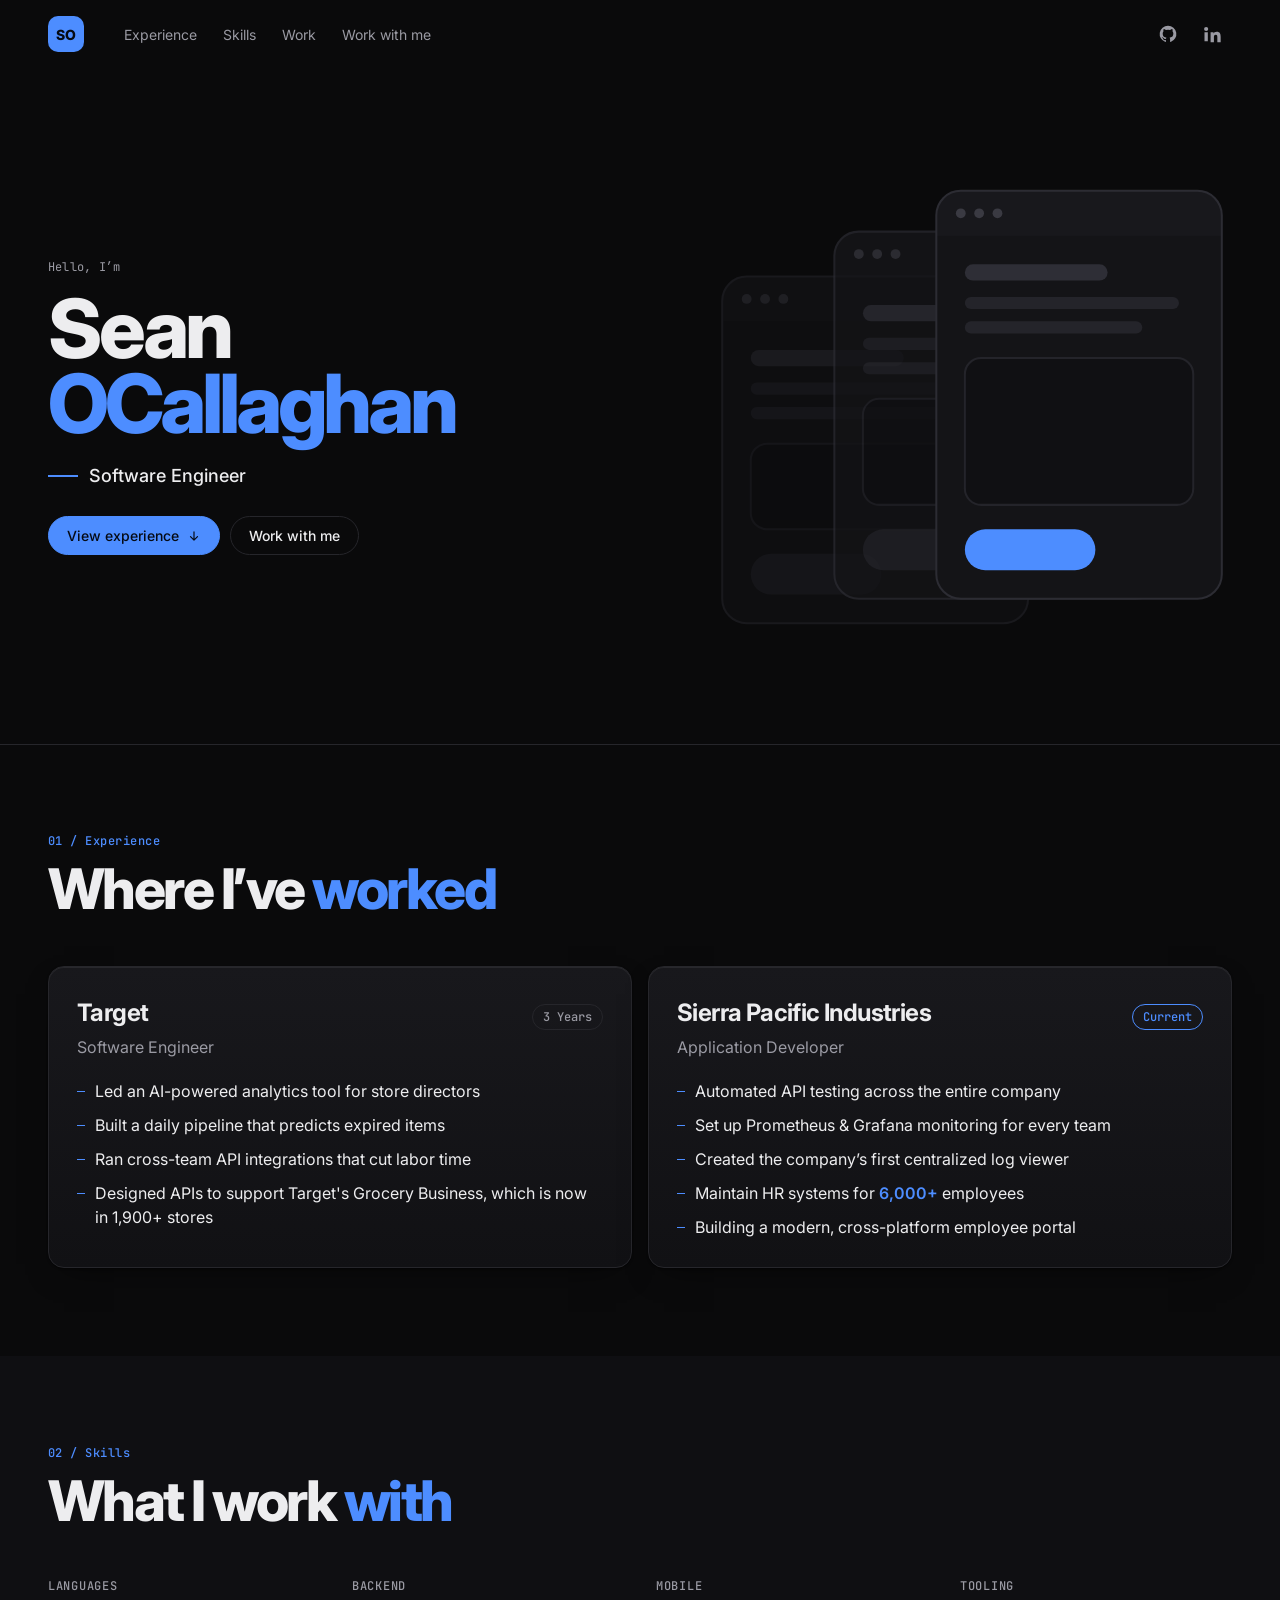
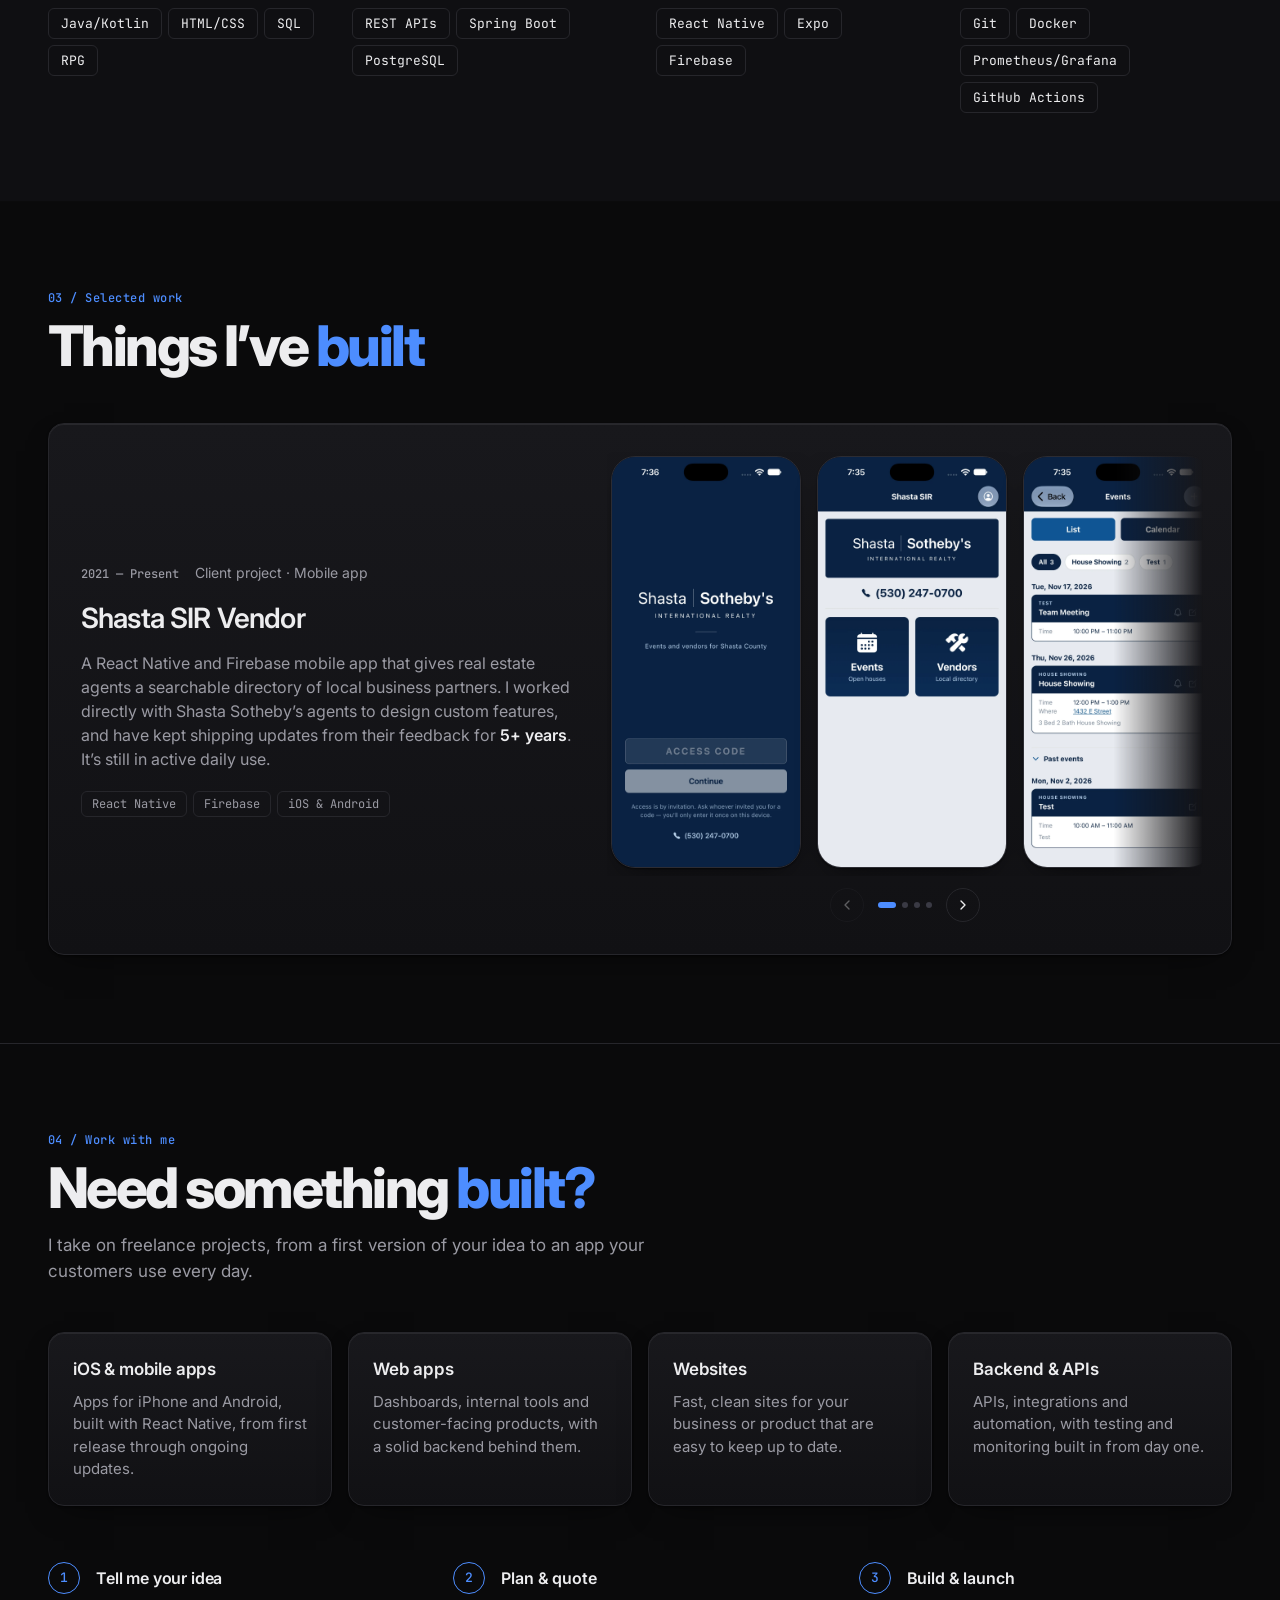
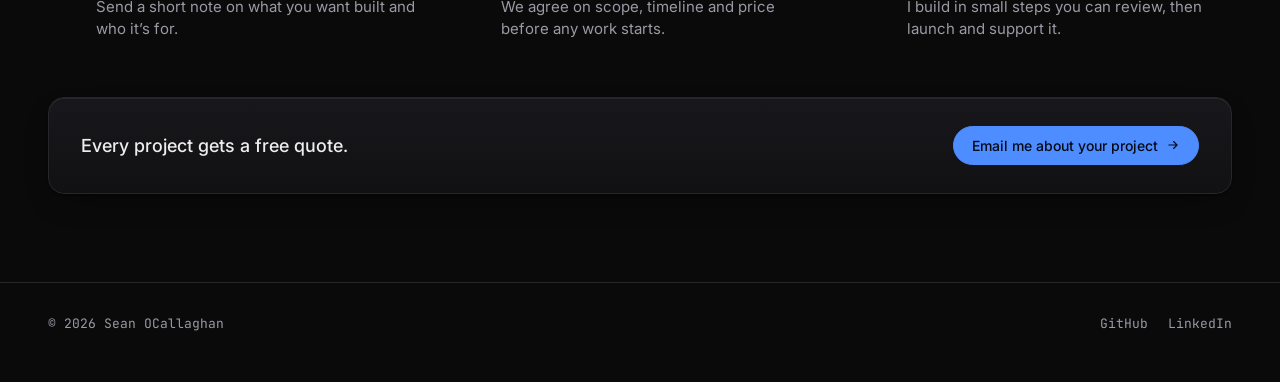
<file: index.html>
<!doctype html>
<html lang="en">
<head>
  <meta charset="utf-8" />
  <meta name="viewport" content="width=device-width, initial-scale=1" />
  <title>Sean OCallaghan — Software Engineer</title>
  <meta name="description" content="Sean OCallaghan, software engineer. Experience in APIs, observability and mobile apps, and available to build apps, websites and APIs for clients." />
  <meta name="theme-color" content="#0a0a0b" />

  <link rel="preconnect" href="https://fonts.googleapis.com" />
  <link rel="preconnect" href="https://fonts.gstatic.com" crossorigin />
  <link href="https://fonts.googleapis.com/css2?family=Inter:wght@400;500;600;700;800&family=JetBrains+Mono:wght@400;500&display=swap" rel="stylesheet" />
  <link rel="stylesheet" href="styles.css" />
</head>
<body>

  <nav class="topbar" aria-label="Main">
    <div class="topbar-inner">
      <a class="monogram" href="#top" aria-label="Sean OCallaghan, back to top">SO</a>
      <ul class="nav-links">
        <li><a href="#experience">Experience</a></li>
        <li><a href="#skills">Skills</a></li>
        <li><a href="#work">Work</a></li>
        <li><a href="#work-with-me">Work with me</a></li>
      </ul>
      <div class="social">
        <a class="icon-link" href="https://github.com/Sean-OCallaghan" target="_blank" rel="noopener noreferrer" aria-label="GitHub">
          <svg viewBox="0 0 24 24" aria-hidden="true"><path fill="currentColor" d="M12 2a10 10 0 0 0-3.16 19.49c.5.09.68-.22.68-.48v-1.7c-2.78.6-3.37-1.34-3.37-1.34-.45-1.16-1.11-1.47-1.11-1.47-.91-.62.07-.6.07-.6 1 .07 1.53 1.03 1.53 1.03.9 1.52 2.34 1.08 2.91.83.09-.65.35-1.08.63-1.33-2.22-.25-4.55-1.11-4.55-4.94 0-1.09.39-1.98 1.03-2.68-.1-.25-.45-1.27.1-2.64 0 0 .84-.27 2.75 1.02a9.56 9.56 0 0 1 5 0c1.91-1.29 2.75-1.02 2.75-1.02.55 1.37.2 2.39.1 2.64.64.7 1.03 1.59 1.03 2.68 0 3.84-2.34 4.68-4.57 4.93.36.31.68.92.68 1.85v2.74c0 .27.18.58.69.48A10 10 0 0 0 12 2Z"/></svg>
        </a>
        <a class="icon-link" href="https://www.linkedin.com/in/sean-ocal/" target="_blank" rel="noopener noreferrer" aria-label="LinkedIn">
          <svg viewBox="0 0 24 24" aria-hidden="true"><path fill="currentColor" d="M4.98 3.5a2.5 2.5 0 1 1 0 5 2.5 2.5 0 0 1 0-5ZM3 9.75h4v11H3v-11Zm7 0h3.8v1.5h.05c.53-1 1.83-2.05 3.77-2.05 4.03 0 4.78 2.65 4.78 6.1v6.45h-4v-5.72c0-1.36-.03-3.12-1.9-3.12-1.9 0-2.2 1.49-2.2 3.02v5.82h-4v-12Z"/></svg>
        </a>
      </div>
    </div>
  </nav>

  <!-- ═══════════ HEADER ═══════════ -->
  <header class="hero">
    <div class="hero-inner">
      <p class="hello rise" style="--i:0">Hello, I’m</p>
      <h1 class="rise" style="--i:1"><span>Sean</span><span class="last">OCallaghan</span></h1>
      <p class="title rise" style="--i:2">Software Engineer</p>
      <div class="actions rise" style="--i:3">
        <a class="btn btn-primary" href="#experience">View experience
          <svg viewBox="0 0 24 24" fill="none" stroke="currentColor" stroke-width="2" stroke-linecap="round" stroke-linejoin="round" aria-hidden="true"><path d="M12 5v14M6 13l6 6 6-6"/></svg>
        </a>
        <a class="btn" href="#work-with-me">Work with me</a>
      </div>
    </div>
    <div class="hero-art" aria-hidden="true">
      <svg viewBox="145 5 255 222" focusable="false">
          <g class="app-card is-back">
            <rect x="150" y="52" width="150" height="170" rx="12" fill="#141417"/>
            <path d="M150 74V64a12 12 0 0 1 12-12h126a12 12 0 0 1 12 12V74Z" fill="#18181c"/>
            <circle cx="162" cy="63" r="2.4" fill="#3a3a42"/><circle cx="171" cy="63" r="2.4" fill="#3a3a42"/><circle cx="180" cy="63" r="2.4" fill="#3a3a42"/>
            <rect x="164" y="88" width="75" height="8" rx="4" fill="#2e2e36"/>
            <rect x="164" y="104" width="112" height="6" rx="3" fill="#24242a"/>
            <rect x="164" y="116" width="93" height="6" rx="3" fill="#24242a"/>
            <rect x="164" y="134" width="122" height="42" rx="8" fill="#101013" stroke="#24242a"/>
            <rect x="164" y="188" width="64" height="20" rx="10" style="fill:#24242a"/>
            <rect x="150" y="52" width="150" height="170" rx="12" fill="none" stroke="#2c2c33"/>
          </g>
          <g class="app-card is-mid">
            <rect x="205" y="30" width="160" height="180" rx="12" fill="#141417"/>
            <path d="M205 52V42a12 12 0 0 1 12-12h136a12 12 0 0 1 12 12V52Z" fill="#18181c"/>
            <circle cx="217" cy="41" r="2.4" fill="#3a3a42"/><circle cx="226" cy="41" r="2.4" fill="#3a3a42"/><circle cx="235" cy="41" r="2.4" fill="#3a3a42"/>
            <rect x="219" y="66" width="80" height="8" rx="4" fill="#2e2e36"/>
            <rect x="219" y="82" width="120" height="6" rx="3" fill="#24242a"/>
            <rect x="219" y="94" width="99" height="6" rx="3" fill="#24242a"/>
            <rect x="219" y="112" width="132" height="52" rx="8" fill="#101013" stroke="#24242a"/>
            <rect x="219" y="176" width="64" height="20" rx="10" style="fill:#24242a"/>
            <rect x="205" y="30" width="160" height="180" rx="12" fill="none" stroke="#2c2c33"/>
          </g>
          <g class="app-card is-front">
            <rect x="255" y="10" width="140" height="200" rx="12" fill="#141417"/>
            <path d="M255 32V22a12 12 0 0 1 12-12h116a12 12 0 0 1 12 12V32Z" fill="#18181c"/>
            <circle cx="267" cy="21" r="2.4" fill="#3a3a42"/><circle cx="276" cy="21" r="2.4" fill="#3a3a42"/><circle cx="285" cy="21" r="2.4" fill="#3a3a42"/>
            <rect x="269" y="46" width="70" height="8" rx="4" fill="#2e2e36"/>
            <rect x="269" y="62" width="105" height="6" rx="3" fill="#24242a"/>
            <rect x="269" y="74" width="87" height="6" rx="3" fill="#24242a"/>
            <rect x="269" y="92" width="112" height="72" rx="8" fill="#101013" stroke="#24242a"/>
            <rect x="269" y="176" width="64" height="20" rx="10" style="fill:var(--accent)"/>
            <rect x="255" y="10" width="140" height="200" rx="12" fill="none" stroke="#2c2c33"/>
          </g>
      </svg>
    </div>
  </header>

  <main>

    <!-- ═══════════ EXPERIENCE ═══════════ -->
    <section class="section" id="experience" aria-labelledby="exp-title">
      <div class="section-head reveal">
        <p class="eyebrow">01 / Experience</p>
        <h2 id="exp-title">Where I’ve <span class="accent">worked</span></h2>
      </div>

      <ul class="companies stagger">
        <li class="company-card card">
          <div class="company-head">
            <h3>Target</h3>
            <span class="duration">3 Years</span>
          </div>
          <p class="role-title">Software Engineer</p>
          <ul class="points">
            <li>Led an AI-powered analytics tool for store directors</li>
            <li>Built a daily pipeline that predicts expired items</li>
            <li>Ran cross-team API integrations that cut labor time</li>
            <li>Designed APIs to support Target's Grocery Business, which is now in 1,900+ stores</li>
          </ul>
        </li>
        <li class="company-card card">
          <div class="company-head">
            <h3>Sierra Pacific Industries</h3>
            <span class="duration is-current">Current</span>
          </div>
          <p class="role-title">Application Developer</p>
          <ul class="points">
            <li>Automated API testing across the entire company</li>
            <li>Set up Prometheus &amp; Grafana monitoring for every team</li>
            <li>Created the company’s first centralized log viewer</li>
            <li>Maintain HR systems for <strong class="num">6,000+</strong> employees</li>
            <li>Building a modern, cross-platform employee portal</li>
          </ul>
        </li>
      </ul>
    </section>

    <!-- ═══════════ SKILLS ═══════════ -->
    <section class="section band" id="skills" aria-labelledby="skills-title">
      <div class="section-head reveal">
        <p class="eyebrow">02 / Skills</p>
        <h2 id="skills-title">What I work <span class="accent">with</span></h2>
      </div>
      <div class="skills stagger">
        <div class="skill-group"><h3>Languages</h3><ul class="tags"><li>Java/Kotlin</li><li>HTML/CSS</li><li>SQL</li><li>RPG</li></ul></div>
        <div class="skill-group"><h3>Backend</h3><ul class="tags"><li>REST APIs</li><li>Spring Boot</li><li>PostgreSQL</li></ul></div>
        <div class="skill-group"><h3>Mobile</h3><ul class="tags"><li>React Native</li><li>Expo</li><li>Firebase</li></ul></div>
        <div class="skill-group"><h3>Tooling</h3><ul class="tags"><li>Git</li><li>Docker</li><li>Prometheus/Grafana</li><li>GitHub Actions</li></ul></div>
      </div>
    </section>

    <!-- ═══════════ SELECTED WORK ═══════════ -->
    <section class="section" id="work" aria-labelledby="work-title">
      <div class="section-head reveal">
        <p class="eyebrow">03 / Selected work</p>
        <h2 id="work-title">Things I’ve <span class="accent">built</span></h2>
      </div>
      <article class="project card reveal">
        <div class="project-info">
          <div class="project-meta">
            <p class="when">2021 — Present</p>
            <p class="kind">Client project · Mobile app</p>
          </div>
          <div class="project-body">
            <h3>Shasta SIR Vendor</h3>
            <p>A React Native and Firebase mobile app that gives real estate agents a searchable directory of local business partners. I worked directly with Shasta Sotheby’s agents to design custom features, and have kept shipping updates from their feedback for <strong>5+ years</strong>. It’s still in active daily use.</p>
            <ul class="tags"><li>React Native</li><li>Firebase</li><li>iOS &amp; Android</li></ul>
          </div>
        </div>

        <div class="carousel" role="region" aria-roledescription="carousel" aria-label="Shasta SIR Vendor app screenshots">
          <ul class="carousel-track" tabindex="0">
            <li class="slide">
              <div class="phone">
                <img src="assets/shasta-1.webp" alt="Sign-in screen with the Shasta Sotheby’s logo and an invitation access code field" width="920" height="2000" loading="lazy" decoding="async">
              </div>
            </li>
            <li class="slide">
              <div class="phone">
                <img src="assets/shasta-2.webp" alt="Home screen with the brokerage phone number and buttons for Events and Vendors" width="920" height="2000" loading="lazy" decoding="async">
              </div>
            </li>
            <li class="slide">
              <div class="phone">
                <img src="assets/shasta-3.webp" alt="Events list grouped by date, with filters for event type" width="920" height="2000" loading="lazy" decoding="async">
              </div>
            </li>
            <li class="slide">
              <div class="phone">
                <img src="assets/shasta-4.webp" alt="Events calendar view for November with a selected house showing" width="920" height="2000" loading="lazy" decoding="async">
              </div>
            </li>
            <li class="slide">
              <div class="phone">
                <img src="assets/shasta-5.webp" alt="Vendor categories with search, such as Agents and Window Repair" width="920" height="2000" loading="lazy" decoding="async">
              </div>
            </li>
            <li class="slide">
              <div class="phone">
                <img src="assets/shasta-6.webp" alt="Vendor detail card with office, email and website, plus Call, Text, Email, Website and Share actions" width="920" height="2000" loading="lazy" decoding="async">
              </div>
            </li>
          </ul>
          <div class="carousel-controls">
            <button class="carousel-btn" type="button" data-dir="-1" aria-label="Previous screenshot">
              <svg viewBox="0 0 24 24" aria-hidden="true"><path d="M15 6l-6 6 6 6"/></svg>
            </button>
            <div class="carousel-dots" aria-hidden="true"></div>
            <button class="carousel-btn" type="button" data-dir="1" aria-label="Next screenshot">
              <svg viewBox="0 0 24 24" aria-hidden="true"><path d="M9 6l6 6-6 6"/></svg>
            </button>
          </div>
        </div>
      </article>
    </section>

    <!-- ═══════════ WORK WITH ME ═══════════ -->
    <section class="section" id="work-with-me" aria-labelledby="hire-title">
      <div class="section-head reveal">
        <p class="eyebrow">04 / Work with me</p>
        <h2 id="hire-title">Need something <span class="accent">built?</span></h2>
        <p class="lede">I take on freelance projects, from a first version of your idea to an app your customers use every day.</p>
      </div>

      <ul class="services stagger">
        <li class="service card">
          <h3>iOS &amp; mobile apps</h3>
          <p>Apps for iPhone and Android, built with React Native, from first release through ongoing updates.</p>
        </li>
        <li class="service card">
          <h3>Web apps</h3>
          <p>Dashboards, internal tools and customer-facing products, with a solid backend behind them.</p>
        </li>
        <li class="service card">
          <h3>Websites</h3>
          <p>Fast, clean sites for your business or product that are easy to keep up to date.</p>
        </li>
        <li class="service card">
          <h3>Backend &amp; APIs</h3>
          <p>APIs, integrations and automation, with testing and monitoring built in from day one.</p>
        </li>
      </ul>

      <ol class="steps stagger">
        <li><span class="step-n">1</span><div><h3>Tell me your idea</h3><p>Send a short note on what you want built and who it’s for.</p></div></li>
        <li><span class="step-n">2</span><div><h3>Plan &amp; quote</h3><p>We agree on scope, timeline and price before any work starts.</p></div></li>
        <li><span class="step-n">3</span><div><h3>Build &amp; launch</h3><p>I build in small steps you can review, then launch and support it.</p></div></li>
      </ol>

      <div class="cta card reveal">
        <p>Every project gets a free quote.</p>
        <a class="btn btn-primary" href="mailto:seanoinca@gmail.com?subject=Project%20inquiry">Email me about your project
          <svg viewBox="0 0 24 24" fill="none" stroke="currentColor" stroke-width="2" stroke-linecap="round" stroke-linejoin="round" aria-hidden="true"><path d="M5 12h14M13 6l6 6-6 6"/></svg>
        </a>
      </div>
    </section>

  </main>

  <footer class="footer">
    <p>© <span id="year">2026</span> Sean OCallaghan</p>
    <div class="footer-links">
      <a href="https://github.com/Sean-OCallaghan" target="_blank" rel="noopener noreferrer">GitHub</a>
      <a href="https://www.linkedin.com/in/sean-ocal/" target="_blank" rel="noopener noreferrer">LinkedIn</a>
    </div>
  </footer>

  <script>
    document.getElementById("year").textContent = new Date().getFullYear();

    // Top bar: solid background once scrolled, and highlight the section in view.
    (() => {
      const bar = document.querySelector(".topbar");
      const onScroll = () => bar.classList.toggle("is-scrolled", window.scrollY > 8);
      window.addEventListener("scroll", onScroll, { passive: true });
      onScroll();

      const links = [...document.querySelectorAll(".nav-links a")];
      const byId = new Map(links.map((a) => [a.getAttribute("href").slice(1), a]));
      if (!("IntersectionObserver" in window)) return;
      const io = new IntersectionObserver((entries) => {
        entries.forEach((e) => {
          if (!e.isIntersecting) return;
          links.forEach((a) => a.removeAttribute("aria-current"));
          // The header has no link, so reaching it clears the highlight.
          byId.get(e.target.id)?.setAttribute("aria-current", "true");
        });
      }, { rootMargin: "-45% 0px -50% 0px" });
      byId.forEach((_, id) => { const el = document.getElementById(id); if (el) io.observe(el); });
      io.observe(document.querySelector(".hero"));
    })();

    // Screenshot carousel: arrow buttons and dots for a scroll-snap track.
    document.querySelectorAll(".carousel").forEach((c) => {
      const track = c.querySelector(".carousel-track");
      const slides = [...track.children];
      const dotsEl = c.querySelector(".carousel-dots");
      const [prev, next] = c.querySelectorAll(".carousel-btn");
      const step = () => slides[0].getBoundingClientRect().width + parseFloat(getComputedStyle(track).columnGap || 0);
      // One dot per scroll position (not per slide), since several slides are visible at once.
      let dots = [];
      const update = () => {
        const max = track.scrollWidth - track.clientWidth;
        const count = Math.max(1, Math.round(max / step()) + 1);
        if (dots.length !== count) {
          dotsEl.innerHTML = "<span></span>".repeat(count);
          dots = [...dotsEl.children];
        }
        const atStart = track.scrollLeft <= 8;
        const atEnd = track.scrollLeft >= max - 8;
        const i = atEnd ? count - 1 : Math.round(track.scrollLeft / step());
        dots.forEach((d, j) => d.classList.toggle("on", j === i));
        prev.disabled = atStart;
        next.disabled = atEnd;
        c.querySelector(".carousel-controls").hidden = count === 1;
      };
      c.querySelectorAll(".carousel-btn").forEach((b) =>
        b.addEventListener("click", () => track.scrollBy({ left: step() * Number(b.dataset.dir), behavior: matchMedia("(prefers-reduced-motion: reduce)").matches ? "auto" : "smooth" }))
      );
      track.addEventListener("scroll", update, { passive: true });
      window.addEventListener("resize", update);
      update();
    });

    // Fade sections up as they scroll into view (skipped for reduced motion).
    (() => {
      const reduce = window.matchMedia("(prefers-reduced-motion: reduce)").matches;
      if (reduce || !("IntersectionObserver" in window)) return;
      const items = [...document.querySelectorAll(".reveal")];
      document.querySelectorAll(".stagger").forEach((group) => {
        [...group.children].forEach((child, i) => {
          child.classList.add("reveal");
          child.style.setProperty("--d", i * 80 + "ms");
          items.push(child);
        });
      });
      document.documentElement.classList.add("js-reveal");
      const io = new IntersectionObserver((entries) => {
        entries.forEach((e) => {
          if (e.isIntersecting) { e.target.classList.add("in"); io.unobserve(e.target); }
        });
      }, { threshold: 0.12, rootMargin: "0px 0px -40px 0px" });
      items.forEach((el) => io.observe(el));
    })();
  </script>
</body>
</html>
</file>
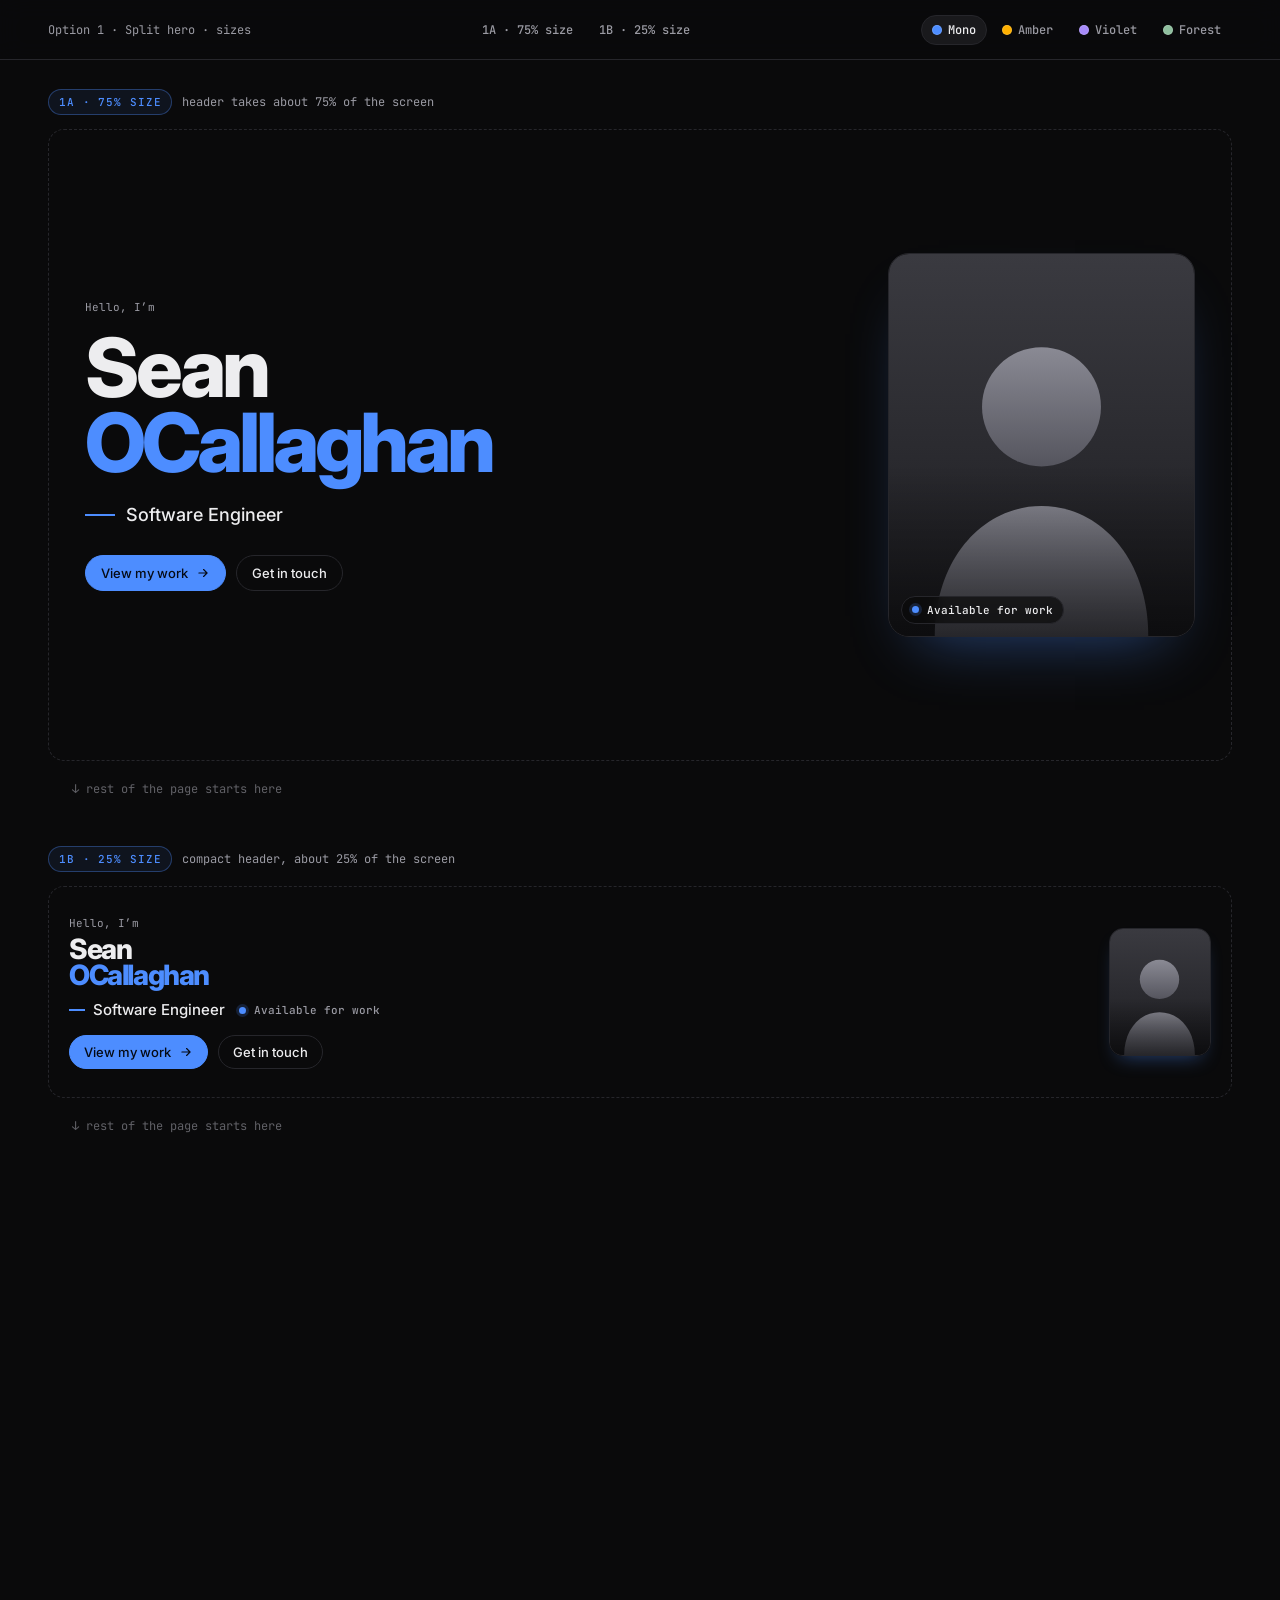
<file: header-option1.html>
<!doctype html>
<html lang="en" data-theme="mono">
<head>
  <meta charset="utf-8" />
  <meta name="viewport" content="width=device-width, initial-scale=1" />
  <title>Option 1 Sizes — Sean OCallaghan</title>
  <link rel="preconnect" href="https://fonts.googleapis.com" />
  <link rel="preconnect" href="https://fonts.gstatic.com" crossorigin />
  <link href="https://fonts.googleapis.com/css2?family=Inter:wght@400;500;600;700;800&family=JetBrains+Mono:wght@400;500&display=swap" rel="stylesheet" />

  <style>
    /* ───────────── Color schemes ───────────── */
    :root,
    [data-theme="mono"] {
      --bg: #0a0a0b; --surface: #131315; --surface-2: #19191c; --border: #26262b;
      --text: #ededef; --dim: #9a9aa3; --accent: #4d8dff; --accent-rgb: 77, 141, 255; --accent-ink: #050a14;
    }
    [data-theme="amber"] {
      --bg: #0f0b05; --surface: #17110a; --surface-2: #1f170d; --border: #2e2313;
      --text: #ffe2a8; --dim: #a8874a; --accent: #ffb000; --accent-rgb: 255, 176, 0; --accent-ink: #1a1203;
    }
    [data-theme="violet"] {
      --bg: #0e0d13; --surface: #15141c; --surface-2: #1b1a24; --border: #2a2836;
      --text: #ecebf5; --dim: #9b98ad; --accent: #a78bfa; --accent-rgb: 167, 139, 250; --accent-ink: #120b24;
    }
    [data-theme="forest"] {
      --bg: #0a0f0c; --surface: #111814; --surface-2: #16201a; --border: #22302a;
      --text: #e6efe9; --dim: #8fa398; --accent: #8fbf9f; --accent-rgb: 143, 191, 159; --accent-ink: #0a140e;
    }

    :root {
      --sans: "Inter", ui-sans-serif, system-ui, -apple-system, "Segoe UI", sans-serif;
      --mono: "JetBrains Mono", ui-monospace, SFMono-Regular, Menlo, monospace;
      --ease: cubic-bezier(0.2, 0.7, 0.2, 1);
      --bar-h: 60px;
      --gutter: clamp(16px, 4vw, 48px);
      color-scheme: dark;
    }

    *, *::before, *::after { box-sizing: border-box; }
    html { scroll-behavior: smooth; scroll-padding-top: var(--bar-h); }
    body {
      margin: 0;
      background: var(--bg);
      color: var(--text);
      font-family: var(--sans);
      line-height: 1.5;
      -webkit-font-smoothing: antialiased;
      overflow-x: hidden;
      transition: background 0.4s var(--ease), color 0.4s var(--ease);
    }
    a { color: inherit; text-decoration: none; }
    h1, p { margin: 0; }
    img { display: block; max-width: 100%; }
    :focus-visible { outline: 2px solid var(--accent); outline-offset: 3px; border-radius: 6px; }

    /* ───────────── Switcher bar ───────────── */
    .bar {
      position: sticky; top: 0; z-index: 50;
      height: var(--bar-h);
      display: flex; align-items: center; justify-content: space-between; gap: 12px;
      padding: 0 var(--gutter);
      background: color-mix(in srgb, var(--bg) 82%, transparent);
      backdrop-filter: blur(12px); -webkit-backdrop-filter: blur(12px);
      border-bottom: 1px solid var(--border);
    }
    .bar-title { font-family: var(--mono); font-size: 0.75rem; color: var(--dim); white-space: nowrap; }
    .bar-group { display: flex; align-items: center; gap: 4px; }
    .pill {
      font: 500 0.75rem var(--mono);
      color: var(--dim);
      background: transparent;
      border: 1px solid transparent;
      padding: 6px 10px; border-radius: 999px;
      cursor: pointer; white-space: nowrap;
      display: inline-flex; align-items: center; gap: 6px;
      transition: color 0.2s, border-color 0.2s, background 0.2s;
    }
    .pill:hover { color: var(--text); background: var(--surface-2); }
    .pill[aria-pressed="true"] { color: var(--text); border-color: var(--border); background: var(--surface-2); }
    .swatch { width: 10px; height: 10px; border-radius: 50%; flex: none; box-shadow: inset 0 0 0 1px rgba(255,255,255,0.15); }

    /* ───────────── Variant wrapper ───────────── */
    .variant { padding: 28px var(--gutter) 0; }
    .variant-label {
      display: inline-block;
      margin-bottom: 14px;
      font: 500 0.6875rem var(--mono);
      letter-spacing: 0.08em; text-transform: uppercase;
      color: var(--accent);
      padding: 5px 10px; border-radius: 999px;
      border: 1px solid rgba(var(--accent-rgb), 0.35);
      background: rgba(var(--accent-rgb), 0.08);
    }
    .variant-note { font: 0.75rem var(--mono); color: var(--dim); margin-left: 10px; }
    /* Dashed outline shows exactly how much of the page the header takes */
    .variant-frame { border: 1px dashed var(--border); border-radius: 16px; }
    .page-filler { padding: 20px 24px; font: 0.75rem var(--mono); color: var(--dim); opacity: 0.6; }

    /* ───────────── Split hero, scaled by --s ─────────────
       --s: 1 = the original full-screen version.          */
    .hero {
      --s: 1;
      position: relative;
      min-height: calc((100svh - var(--bar-h)) * var(--s));
      display: flex; align-items: center;
      padding: max(20px, calc(72px * var(--s))) max(20px, calc(48px * var(--s)));
    }
    .split {
      display: grid;
      grid-template-columns: minmax(0, 1fr) auto;
      align-items: center;
      gap: max(20px, calc(96px * var(--s)));
      max-width: 1200px; width: 100%; margin: 0 auto;
    }
    .hello {
      font-family: var(--mono);
      font-size: max(0.6875rem, calc(0.8125rem * var(--s)));
      color: var(--dim);
      margin-bottom: max(6px, calc(20px * var(--s)));
    }
    .split h1 {
      font-size: max(1.75rem, calc(clamp(3rem, 8.5vw, 7.5rem) * var(--s)));
      font-weight: 800; letter-spacing: -0.05em; line-height: 0.92;
    }
    .split h1 span { display: block; }
    .split h1 .last { color: var(--accent); }
    .title {
      display: flex; align-items: center; gap: max(8px, calc(14px * var(--s)));
      margin: max(10px, calc(28px * var(--s))) 0 max(14px, calc(36px * var(--s)));
      font-size: max(0.9375rem, calc(clamp(1.125rem, 2vw, 1.5rem) * var(--s)));
      font-weight: 500;
    }
    .title::before { content: ""; width: max(16px, calc(40px * var(--s))); height: 2px; background: var(--accent); }
    .actions { display: flex; flex-wrap: wrap; gap: 10px; }
    .btn {
      display: inline-flex; align-items: center; gap: 8px;
      padding: max(8px, calc(12px * var(--s))) max(14px, calc(20px * var(--s)));
      border-radius: 999px;
      font: 500 max(0.8125rem, calc(0.9375rem * var(--s))) var(--sans);
      border: 1px solid var(--border);
      color: var(--text);
      transition: transform 0.2s var(--ease), border-color 0.2s, filter 0.2s;
    }
    .btn:hover { border-color: var(--accent); }
    .btn:active { transform: scale(0.97); }
    .btn-primary { background: var(--accent); border-color: var(--accent); color: var(--accent-ink); }
    .btn-primary:hover { filter: brightness(1.08); }
    .btn svg { width: 14px; height: 14px; }

    .frame {
      position: relative;
      width: max(96px, calc(clamp(240px, 32vw, 440px) * var(--s)));
      aspect-ratio: 4 / 5;
      border-radius: max(14px, calc(28px * var(--s)));
      overflow: hidden;
      border: 1px solid var(--border);
      box-shadow: 0 calc(40px * var(--s)) calc(80px * var(--s)) calc(-40px * var(--s)) rgba(var(--accent-rgb), 0.45);
    }
    .frame::after { content: ""; position: absolute; inset: 0; background: linear-gradient(180deg, transparent 55%, rgba(0,0,0,0.55)); }
    .photo { width: 100%; height: 100%; object-fit: cover; }
    .badge {
      position: absolute; left: 12px; bottom: 12px; z-index: 2;
      display: inline-flex; align-items: center; gap: 8px;
      padding: 6px 10px; border-radius: 999px;
      font: 500 0.6875rem var(--mono);
      background: color-mix(in srgb, var(--bg) 70%, transparent);
      backdrop-filter: blur(8px);
      border: 1px solid var(--border);
      white-space: nowrap;
    }
    .dot { width: 7px; height: 7px; border-radius: 50%; background: var(--accent); box-shadow: 0 0 0 3px rgba(var(--accent-rgb), 0.18); flex: none; }

    /* Compact variant: badge moves next to the title instead of over a tiny photo */
    .compact .badge { display: none; }
    .compact .inline-status { display: inline-flex; }
    .inline-status { display: none; align-items: center; gap: 8px; font: 500 0.6875rem var(--mono); color: var(--dim); margin-left: 6px; }

    @media (max-width: 760px) {
      :root { --bar-h: 96px; }
      .bar { flex-direction: column; justify-content: center; align-items: stretch; gap: 6px; padding: 8px 16px; }
      .bar-title { display: none; }
      .bar-group { overflow-x: auto; scrollbar-width: none; }
      .hero:not(.compact) .split { grid-template-columns: 1fr; gap: 24px; }
      .hero:not(.compact) .frame { order: -1; width: min(60%, 220px); }
      .badge { display: none; }
      .title { flex-wrap: wrap; }
      .inline-status, .compact .inline-status { display: inline-flex; flex-basis: 100%; margin: 4px 0 0; }
    }
    @media (prefers-reduced-motion: reduce) { html { scroll-behavior: auto; } }
  </style>
</head>
<body>

  <nav class="bar" aria-label="Design switcher">
    <span class="bar-title">Option 1 · Split hero · sizes</span>
    <div class="bar-group" role="group" aria-label="Size">
      <a class="pill" href="#v-75">1A · 75% size</a>
      <a class="pill" href="#v-25">1B · 25% size</a>
    </div>
    <div class="bar-group" role="group" aria-label="Color scheme">
      <button class="pill" data-theme-btn="mono"><span class="swatch" style="background:#4d8dff"></span>Mono</button>
      <button class="pill" data-theme-btn="amber"><span class="swatch" style="background:#ffb000"></span>Amber</button>
      <button class="pill" data-theme-btn="violet"><span class="swatch" style="background:#a78bfa"></span>Violet</button>
      <button class="pill" data-theme-btn="forest"><span class="swatch" style="background:#8fbf9f"></span>Forest</button>
    </div>
  </nav>

  <template id="hero-tpl">
    <div class="split">
      <div>
        <p class="hello">Hello, I’m</p>
        <h1><span>Sean</span><span class="last">OCallaghan</span></h1>
        <p class="title">Software Engineer <span class="inline-status"><span class="dot"></span>Available for work</span></p>
        <div class="actions">
          <a class="btn btn-primary" href="#">View my work <svg viewBox="0 0 24 24" fill="none" stroke="currentColor" stroke-width="2" stroke-linecap="round" stroke-linejoin="round" aria-hidden="true"><path d="M5 12h14M13 6l6 6-6 6"/></svg></a>
          <a class="btn" href="#">Get in touch</a>
        </div>
      </div>
      <div class="frame">
        <img class="photo" data-photo alt="Portrait of Sean OCallaghan" />
        <span class="badge"><span class="dot"></span>Available for work</span>
      </div>
    </div>
  </template>

  <section class="variant" id="v-75">
    <span class="variant-label">1A · 75% size</span><span class="variant-note">header takes about 75% of the screen</span>
    <div class="variant-frame">
      <header class="hero" style="--s: 0.75" data-hero></header>
    </div>
    <p class="page-filler">↓ rest of the page starts here</p>
  </section>

  <section class="variant" id="v-25">
    <span class="variant-label">1B · 25% size</span><span class="variant-note">compact header, about 25% of the screen</span>
    <div class="variant-frame">
      <header class="hero compact" style="--s: 0.25" data-hero></header>
    </div>
    <p class="page-filler">↓ rest of the page starts here</p>
    <div style="height: 60vh"></div>
  </section>

  <script>
    // ── Swap this for your real photo, e.g. "assets/me.jpg" ──
    const PHOTO = "assets/photo-placeholder.svg";

    const tpl = document.getElementById("hero-tpl");
    document.querySelectorAll("[data-hero]").forEach((h) => h.appendChild(tpl.content.cloneNode(true)));
    document.querySelectorAll("[data-photo]").forEach((img) => (img.src = PHOTO));

    const root = document.documentElement;
    const btns = document.querySelectorAll("[data-theme-btn]");
    const setTheme = (t) => {
      root.dataset.theme = t;
      btns.forEach((b) => b.setAttribute("aria-pressed", String(b.dataset.themeBtn === t)));
      try { localStorage.setItem("header-theme", t); } catch {}
    };
    let saved = "mono";
    try { saved = localStorage.getItem("header-theme") || "mono"; } catch {}
    setTheme(saved);
    btns.forEach((b) => b.addEventListener("click", () => setTheme(b.dataset.themeBtn)));
  </script>
</body>
</html>
</file>
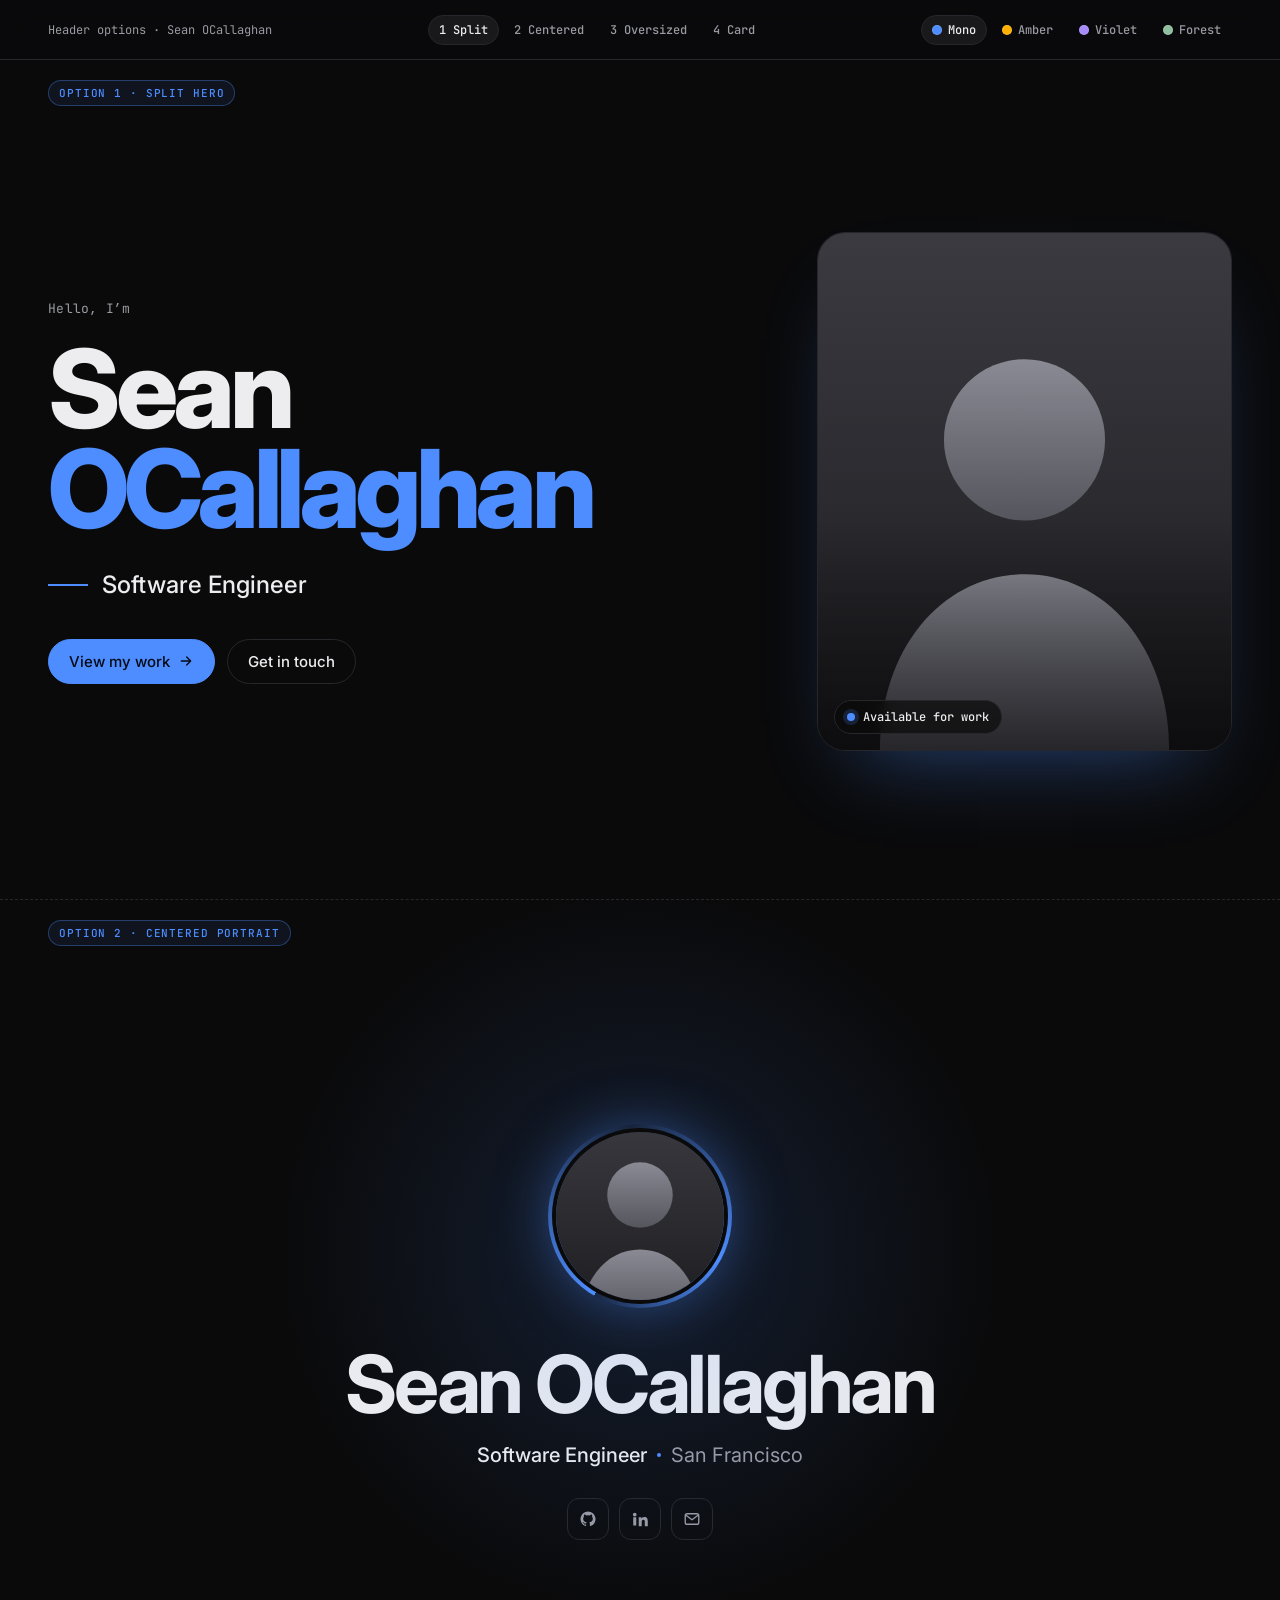
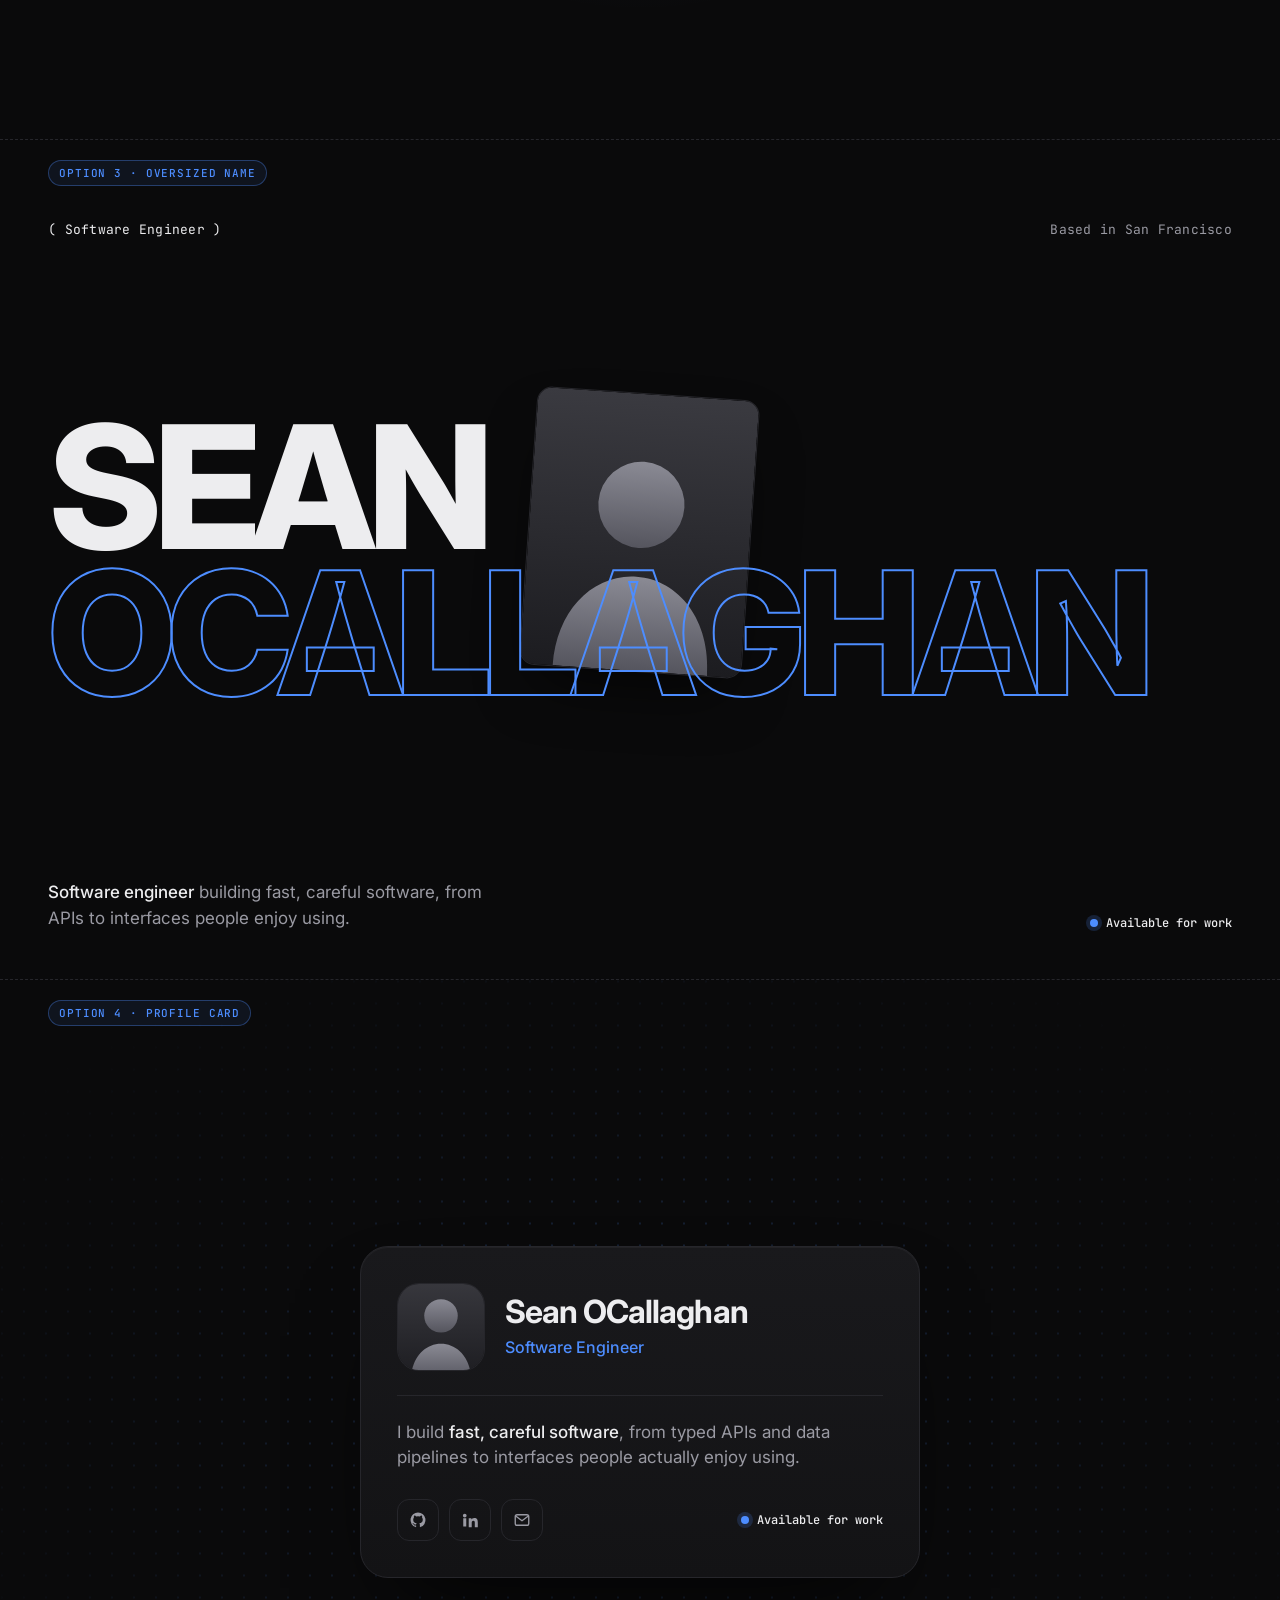
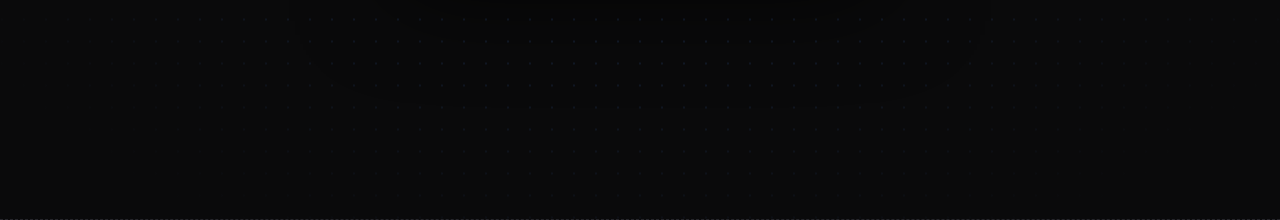
<file: header-options.html>
<!doctype html>
<html lang="en" data-theme="mono">
<head>
  <meta charset="utf-8" />
  <meta name="viewport" content="width=device-width, initial-scale=1" />
  <title>Header Options — Sean OCallaghan</title>
  <link rel="preconnect" href="https://fonts.googleapis.com" />
  <link rel="preconnect" href="https://fonts.gstatic.com" crossorigin />
  <link href="https://fonts.googleapis.com/css2?family=Inter:wght@400;500;600;700;800&family=JetBrains+Mono:wght@400;500&display=swap" rel="stylesheet" />

  <style>
    /* ───────────── Color schemes ───────────── */
    :root,
    [data-theme="mono"] {
      --bg: #0a0a0b; --surface: #131315; --surface-2: #19191c; --border: #26262b;
      --text: #ededef; --dim: #9a9aa3; --accent: #4d8dff; --accent-rgb: 77, 141, 255; --accent-ink: #050a14;
    }
    [data-theme="amber"] {
      --bg: #0f0b05; --surface: #17110a; --surface-2: #1f170d; --border: #2e2313;
      --text: #ffe2a8; --dim: #a8874a; --accent: #ffb000; --accent-rgb: 255, 176, 0; --accent-ink: #1a1203;
    }
    [data-theme="violet"] {
      --bg: #0e0d13; --surface: #15141c; --surface-2: #1b1a24; --border: #2a2836;
      --text: #ecebf5; --dim: #9b98ad; --accent: #a78bfa; --accent-rgb: 167, 139, 250; --accent-ink: #120b24;
    }
    [data-theme="forest"] {
      --bg: #0a0f0c; --surface: #111814; --surface-2: #16201a; --border: #22302a;
      --text: #e6efe9; --dim: #8fa398; --accent: #8fbf9f; --accent-rgb: 143, 191, 159; --accent-ink: #0a140e;
    }

    :root {
      --sans: "Inter", ui-sans-serif, system-ui, -apple-system, "Segoe UI", sans-serif;
      --mono: "JetBrains Mono", ui-monospace, SFMono-Regular, Menlo, monospace;
      --ease: cubic-bezier(0.2, 0.7, 0.2, 1);
      --bar-h: 60px;
      --gutter: clamp(16px, 4vw, 48px);
      color-scheme: dark;
    }

    *, *::before, *::after { box-sizing: border-box; }
    html { scroll-behavior: smooth; scroll-padding-top: var(--bar-h); }
    body {
      margin: 0;
      background: var(--bg);
      color: var(--text);
      font-family: var(--sans);
      line-height: 1.5;
      -webkit-font-smoothing: antialiased;
      overflow-x: hidden;
      transition: background 0.4s var(--ease), color 0.4s var(--ease);
    }
    a { color: inherit; text-decoration: none; }
    h1, p { margin: 0; }
    img { display: block; max-width: 100%; }
    :focus-visible { outline: 2px solid var(--accent); outline-offset: 3px; border-radius: 6px; }

    .mono { font-family: var(--mono); font-size: 0.8125rem; letter-spacing: 0.02em; }
    .dim { color: var(--dim); }

    /* ───────────── Switcher bar ───────────── */
    .bar {
      position: sticky; top: 0; z-index: 50;
      height: var(--bar-h);
      display: flex; align-items: center; justify-content: space-between; gap: 12px;
      padding: 0 var(--gutter);
      background: color-mix(in srgb, var(--bg) 82%, transparent);
      backdrop-filter: blur(12px); -webkit-backdrop-filter: blur(12px);
      border-bottom: 1px solid var(--border);
    }
    .bar-title { font-family: var(--mono); font-size: 0.75rem; color: var(--dim); white-space: nowrap; }
    .bar-group { display: flex; align-items: center; gap: 4px; }
    .pill {
      font: 500 0.75rem var(--mono);
      color: var(--dim);
      background: transparent;
      border: 1px solid transparent;
      padding: 6px 10px; border-radius: 999px;
      cursor: pointer; white-space: nowrap;
      display: inline-flex; align-items: center; gap: 6px;
      transition: color 0.2s, border-color 0.2s, background 0.2s;
    }
    .pill:hover { color: var(--text); background: var(--surface-2); }
    .pill[aria-pressed="true"] { color: var(--text); border-color: var(--border); background: var(--surface-2); }
    .swatch { width: 10px; height: 10px; border-radius: 50%; flex: none; box-shadow: inset 0 0 0 1px rgba(255,255,255,0.15); }

    /* ───────────── Option sections ───────────── */
    .opt {
      position: relative;
      min-height: calc(100svh - var(--bar-h));
      display: flex;
      flex-direction: column;
      padding: 72px var(--gutter) 48px;
      border-bottom: 1px dashed var(--border);
      overflow: hidden;
    }
    .opt-label {
      position: absolute; top: 20px; left: var(--gutter);
      font: 500 0.6875rem var(--mono);
      letter-spacing: 0.08em; text-transform: uppercase;
      color: var(--accent);
      padding: 5px 10px; border-radius: 999px;
      border: 1px solid rgba(var(--accent-rgb), 0.35);
      background: rgba(var(--accent-rgb), 0.08);
      z-index: 5;
    }

    .photo { width: 100%; height: 100%; object-fit: cover; }

    .btn {
      display: inline-flex; align-items: center; gap: 8px;
      padding: 12px 20px; border-radius: 999px;
      font: 500 0.9375rem var(--sans);
      border: 1px solid var(--border);
      color: var(--text);
      transition: transform 0.2s var(--ease), background 0.2s, border-color 0.2s;
    }
    .btn:hover { border-color: var(--accent); }
    .btn:active { transform: scale(0.97); }
    .btn-primary { background: var(--accent); border-color: var(--accent); color: var(--accent-ink); }
    .btn-primary:hover { filter: brightness(1.08); }
    .btn svg { width: 16px; height: 16px; }

    .socials { display: flex; gap: 10px; }
    .social {
      width: 42px; height: 42px; display: grid; place-items: center;
      border-radius: 12px; border: 1px solid var(--border); color: var(--dim);
      transition: color 0.2s, border-color 0.2s, transform 0.2s var(--ease);
    }
    .social:hover { color: var(--text); border-color: var(--accent); transform: translateY(-2px); }
    .social svg { width: 18px; height: 18px; }

    .status { display: inline-flex; align-items: center; gap: 8px; font: 500 0.75rem var(--mono); color: var(--text); }
    .dot { width: 8px; height: 8px; border-radius: 50%; background: var(--accent); box-shadow: 0 0 0 4px rgba(var(--accent-rgb), 0.18); }

    /* entrance */
    .rise { opacity: 0; transform: translateY(16px); }
    .opt.in .rise { opacity: 1; transform: none; transition: opacity 0.7s var(--ease), transform 0.7s var(--ease); transition-delay: calc(var(--i, 0) * 90ms); }

    /* ───────────── 1 · Split hero ───────────── */
    .split {
      flex: 1;
      display: grid;
      grid-template-columns: minmax(0, 1.25fr) minmax(0, 0.75fr);
      align-items: center;
      gap: clamp(32px, 6vw, 96px);
      max-width: 1200px; width: 100%; margin: 0 auto;
    }
    .split .hello { color: var(--dim); margin-bottom: 20px; }
    .split h1 {
      font-size: clamp(3rem, 8.5vw, 7.5rem);
      font-weight: 800; letter-spacing: -0.05em; line-height: 0.92;
    }
    .split h1 span { display: block; }
    .split h1 .last { color: var(--accent); }
    .split .title {
      display: flex; align-items: center; gap: 14px;
      margin: 28px 0 36px;
      font-size: clamp(1.125rem, 2vw, 1.5rem); font-weight: 500; color: var(--text);
    }
    .split .title::before { content: ""; width: 40px; height: 2px; background: var(--accent); }
    .split .actions { display: flex; flex-wrap: wrap; gap: 12px; }
    .split .frame {
      position: relative;
      aspect-ratio: 4 / 5;
      border-radius: 28px;
      overflow: hidden;
      border: 1px solid var(--border);
      box-shadow: 0 40px 80px -40px rgba(var(--accent-rgb), 0.45);
    }
    .split .frame::after {
      content: ""; position: absolute; inset: 0;
      background: linear-gradient(180deg, transparent 55%, rgba(0,0,0,0.55));
    }
    .split .badge {
      position: absolute; left: 16px; bottom: 16px; z-index: 2;
      padding: 8px 12px; border-radius: 999px;
      background: color-mix(in srgb, var(--bg) 70%, transparent);
      backdrop-filter: blur(8px);
      border: 1px solid var(--border);
    }

    /* ───────────── 2 · Centered portrait ───────────── */
    .centered {
      flex: 1;
      display: flex; flex-direction: column; align-items: center; justify-content: center;
      text-align: center; gap: 0;
    }
    .centered::before {
      content: ""; position: absolute; left: 50%; top: 42%;
      width: 720px; height: 720px; transform: translate(-50%, -50%);
      background: radial-gradient(closest-side, rgba(var(--accent-rgb), 0.16), transparent);
      pointer-events: none;
    }
    .ring {
      --size: clamp(132px, 18vw, 184px);
      position: relative;
      width: var(--size); height: var(--size); flex: none;
      border-radius: 50%;
      padding: 4px;
      background: conic-gradient(from 210deg, var(--accent), rgba(var(--accent-rgb), 0.1) 40%, var(--accent) 75%, rgba(var(--accent-rgb), 0.1));
      box-shadow: 0 0 60px -10px rgba(var(--accent-rgb), 0.55);
    }
    .ring .photo { border-radius: 50%; border: 4px solid var(--bg); }
    .centered h1 {
      margin-top: 36px;
      font-size: clamp(2.5rem, 6.5vw, 5rem);
      font-weight: 700; letter-spacing: -0.04em; line-height: 1;
    }
    .centered .title {
      margin: 16px 0 28px;
      display: flex; flex-wrap: wrap; justify-content: center; align-items: center; gap: 10px;
      font-size: clamp(1rem, 1.6vw, 1.25rem); color: var(--dim);
    }
    .centered .title strong { color: var(--text); font-weight: 500; }
    .centered .sep { width: 4px; height: 4px; border-radius: 50%; background: var(--accent); }

    /* ───────────── 3 · Oversized name ───────────── */
    .over { flex: 1; display: flex; flex-direction: column; justify-content: space-between; gap: 32px; }
    .over .meta { display: flex; justify-content: space-between; gap: 16px; flex-wrap: wrap; margin-top: 8px; }
    .over .meta .role { color: var(--text); }
    .over .name {
      position: relative;
      font-size: clamp(2.5rem, 13.4vw, 15rem);
      font-weight: 800; letter-spacing: -0.055em; line-height: 0.85;
      text-transform: uppercase;
      white-space: nowrap;
    }
    .over .name span { display: block; }
    .over .name .l1 { color: var(--text); position: relative; z-index: 2; }
    .over .name .l2 { color: transparent; -webkit-text-stroke: 2px var(--accent); position: relative; z-index: 2; }
    /* Photo sits right after "SEAN" and slides behind the outlined last name */
    .over .snap {
      position: absolute;
      left: 2.8em; top: -0.12em;
      width: 1.3em;
      aspect-ratio: 4 / 5;
      border-radius: 0.09em;
      overflow: hidden;
      transform: rotate(4deg);
      border: 1px solid var(--border);
      box-shadow: 0 30px 60px -20px rgba(0,0,0,0.7);
      z-index: 1;
    }
    .over .foot { display: flex; justify-content: space-between; align-items: flex-end; gap: 24px; flex-wrap: wrap; }
    .over .foot p { max-width: 40ch; color: var(--dim); font-size: 1.0625rem; }
    .over .foot p strong { color: var(--text); font-weight: 500; }

    /* ───────────── 4 · Profile card ───────────── */
    .cardwrap {
      flex: 1; display: grid; place-items: center;
    }
    #opt-4 {
      background-image: radial-gradient(rgba(var(--accent-rgb), 0.18) 1px, transparent 1px);
      background-size: 22px 22px;
      background-position: center;
    }
    #opt-4::before {
      content: ""; position: absolute; inset: 0;
      background: radial-gradient(ellipse at center, transparent 20%, var(--bg) 85%);
      pointer-events: none;
    }
    .profile {
      position: relative;
      width: min(100%, 560px);
      padding: clamp(24px, 4vw, 36px);
      border-radius: 28px;
      background: linear-gradient(180deg, var(--surface-2), var(--surface));
      border: 1px solid var(--border);
      box-shadow: 0 50px 100px -40px rgba(0,0,0,0.8), inset 0 1px 0 rgba(255,255,255,0.04);
    }
    .profile .top { display: flex; align-items: center; gap: 20px; }
    .profile .avatar { width: 88px; height: 88px; border-radius: 22px; overflow: hidden; flex: none; border: 1px solid var(--border); }
    .profile h1 { font-size: clamp(1.5rem, 3.6vw, 2rem); font-weight: 700; letter-spacing: -0.03em; line-height: 1.1; }
    .profile .role { margin-top: 6px; color: var(--accent); font-weight: 500; }
    .profile hr { border: 0; height: 1px; background: var(--border); margin: 24px 0; }
    .profile .bio { color: var(--dim); font-size: 1.0625rem; }
    .profile .bio strong { color: var(--text); font-weight: 500; }
    .profile .bottom { display: flex; justify-content: space-between; align-items: center; gap: 16px; flex-wrap: wrap; margin-top: 28px; }

    /* ───────────── Responsive ───────────── */
    @media (max-width: 900px) {
      .bar-title { display: none; }
    }
    @media (max-width: 760px) {
      :root { --bar-h: 96px; }
      .bar { flex-direction: column; justify-content: center; align-items: stretch; gap: 6px; padding: 8px 16px; }
      .bar-group { overflow-x: auto; scrollbar-width: none; }
      .bar-group::-webkit-scrollbar { display: none; }
      .pill { padding: 5px 8px; }
      .split { grid-template-columns: 1fr; gap: 32px; }
      .split .frame { order: -1; width: min(72%, 300px); }
      .split .title { margin: 20px 0 28px; }
      .over .name .l2 { -webkit-text-stroke-width: 1.5px; }
    }
    @media (prefers-reduced-motion: reduce) {
      html { scroll-behavior: auto; }
      .rise, .opt.in .rise { opacity: 1; transform: none; transition: none; }
    }
  </style>
</head>
<body>

  <nav class="bar" aria-label="Design switcher">
    <span class="bar-title">Header options · Sean OCallaghan</span>
    <div class="bar-group" role="group" aria-label="Layout">
      <a class="pill" href="#opt-1">1 Split</a>
      <a class="pill" href="#opt-2">2 Centered</a>
      <a class="pill" href="#opt-3">3 Oversized</a>
      <a class="pill" href="#opt-4">4 Card</a>
    </div>
    <div class="bar-group" role="group" aria-label="Color scheme">
      <button class="pill" data-theme-btn="mono"><span class="swatch" style="background:#4d8dff"></span>Mono</button>
      <button class="pill" data-theme-btn="amber"><span class="swatch" style="background:#ffb000"></span>Amber</button>
      <button class="pill" data-theme-btn="violet"><span class="swatch" style="background:#a78bfa"></span>Violet</button>
      <button class="pill" data-theme-btn="forest"><span class="swatch" style="background:#8fbf9f"></span>Forest</button>
    </div>
  </nav>

  <!-- ═══════════ OPTION 1 · SPLIT HERO ═══════════ -->
  <section class="opt" id="opt-1" aria-label="Option 1: Split hero">
    <span class="opt-label">Option 1 · Split hero</span>
    <div class="split">
      <div>
        <p class="hello mono rise" style="--i:0">Hello, I’m</p>
        <h1 class="rise" style="--i:1"><span>Sean</span><span class="last">OCallaghan</span></h1>
        <p class="title rise" style="--i:2">Software Engineer</p>
        <div class="actions rise" style="--i:3">
          <a class="btn btn-primary" href="#">View my work <svg viewBox="0 0 24 24" fill="none" stroke="currentColor" stroke-width="2" stroke-linecap="round" stroke-linejoin="round"><path d="M5 12h14M13 6l6 6-6 6"/></svg></a>
          <a class="btn" href="#">Get in touch</a>
        </div>
      </div>
      <div class="frame rise" style="--i:2">
        <img class="photo" data-photo alt="Portrait of Sean OCallaghan" />
        <span class="badge status"><span class="dot"></span>Available for work</span>
      </div>
    </div>
  </section>

  <!-- ═══════════ OPTION 2 · CENTERED PORTRAIT ═══════════ -->
  <section class="opt" id="opt-2" aria-label="Option 2: Centered portrait">
    <span class="opt-label">Option 2 · Centered portrait</span>
    <div class="centered">
      <div class="ring rise" style="--i:0"><img class="photo" data-photo alt="Portrait of Sean OCallaghan" /></div>
      <h1 class="rise" style="--i:1">Sean OCallaghan</h1>
      <p class="title rise" style="--i:2"><strong>Software Engineer</strong><span class="sep"></span>San Francisco</p>
      <div class="socials rise" style="--i:3" data-socials></div>
    </div>
  </section>

  <!-- ═══════════ OPTION 3 · OVERSIZED NAME ═══════════ -->
  <section class="opt" id="opt-3" aria-label="Option 3: Oversized name">
    <span class="opt-label">Option 3 · Oversized name</span>
    <div class="over">
      <div class="meta mono rise" style="--i:0">
        <span class="role">( Software Engineer )</span>
        <span class="dim">Based in San Francisco</span>
      </div>
      <h1 class="name rise" style="--i:1">
        <span class="l1">Sean</span>
        <span class="l2">OCallaghan</span>
        <span class="snap"><img class="photo" data-photo alt="Portrait of Sean OCallaghan" /></span>
      </h1>
      <div class="foot rise" style="--i:2">
        <p><strong>Software engineer</strong> building fast, careful software, from APIs to interfaces people enjoy using.</p>
        <span class="status"><span class="dot"></span>Available for work</span>
      </div>
    </div>
  </section>

  <!-- ═══════════ OPTION 4 · PROFILE CARD ═══════════ -->
  <section class="opt" id="opt-4" aria-label="Option 4: Profile card">
    <span class="opt-label">Option 4 · Profile card</span>
    <div class="cardwrap">
      <article class="profile rise" style="--i:0">
        <div class="top">
          <div class="avatar"><img class="photo" data-photo alt="Portrait of Sean OCallaghan" /></div>
          <div>
            <h1>Sean OCallaghan</h1>
            <p class="role">Software Engineer</p>
          </div>
        </div>
        <hr />
        <p class="bio">I build <strong>fast, careful software</strong>, from typed APIs and data pipelines to interfaces people actually enjoy using.</p>
        <div class="bottom">
          <div class="socials" data-socials></div>
          <span class="status"><span class="dot"></span>Available for work</span>
        </div>
      </article>
    </div>
  </section>

  <script>
    // ── Swap this for your real photo, e.g. "assets/me.jpg" ──
    const PHOTO = "assets/photo-placeholder.svg";

    document.querySelectorAll("[data-photo]").forEach((img) => (img.src = PHOTO));

    // Social icons
    const SOCIALS = [
      { label: "GitHub", href: "https://github.com/", d: '<path fill="currentColor" d="M12 2a10 10 0 0 0-3.16 19.49c.5.09.68-.22.68-.48v-1.7c-2.78.6-3.37-1.34-3.37-1.34-.45-1.16-1.11-1.47-1.11-1.47-.91-.62.07-.6.07-.6 1 .07 1.53 1.03 1.53 1.03.9 1.52 2.34 1.08 2.91.83.09-.65.35-1.08.63-1.33-2.22-.25-4.55-1.11-4.55-4.94 0-1.09.39-1.98 1.03-2.68-.1-.25-.45-1.27.1-2.64 0 0 .84-.27 2.75 1.02a9.56 9.56 0 0 1 5 0c1.91-1.29 2.75-1.02 2.75-1.02.55 1.37.2 2.39.1 2.64.64.7 1.03 1.59 1.03 2.68 0 3.84-2.34 4.68-4.57 4.93.36.31.68.92.68 1.85v2.74c0 .27.18.58.69.48A10 10 0 0 0 12 2Z"/>' },
      { label: "LinkedIn", href: "https://www.linkedin.com/", d: '<path fill="currentColor" d="M4.98 3.5a2.5 2.5 0 1 1 0 5 2.5 2.5 0 0 1 0-5ZM3 9.75h4v11H3v-11Zm7 0h3.8v1.5h.05c.53-1 1.83-2.05 3.77-2.05 4.03 0 4.78 2.65 4.78 6.1v6.45h-4v-5.72c0-1.36-.03-3.12-1.9-3.12-1.9 0-2.2 1.49-2.2 3.02v5.82h-4v-12Z"/>' },
      { label: "Email", href: "mailto:hello@example.com", d: '<rect x="3" y="5" width="18" height="14" rx="2.5" fill="none" stroke="currentColor" stroke-width="1.8"/><path d="m4 7 8 6 8-6" fill="none" stroke="currentColor" stroke-width="1.8" stroke-linecap="round" stroke-linejoin="round"/>' },
    ];
    document.querySelectorAll("[data-socials]").forEach((el) => {
      el.innerHTML = SOCIALS.map((s) =>
        `<a class="social" href="${s.href}" aria-label="${s.label}"${s.href.startsWith("http") ? ' target="_blank" rel="noopener noreferrer"' : ""}><svg viewBox="0 0 24 24" aria-hidden="true">${s.d}</svg></a>`
      ).join("");
    });

    // Color scheme switcher (remembered per browser)
    const root = document.documentElement;
    const btns = document.querySelectorAll("[data-theme-btn]");
    const setTheme = (t) => {
      root.dataset.theme = t;
      btns.forEach((b) => b.setAttribute("aria-pressed", String(b.dataset.themeBtn === t)));
      try { localStorage.setItem("header-theme", t); } catch {}
    };
    let saved = "mono";
    try { saved = localStorage.getItem("header-theme") || "mono"; } catch {}
    setTheme(saved);
    btns.forEach((b) => b.addEventListener("click", () => setTheme(b.dataset.themeBtn)));

    // Highlight the layout in view + play its entrance
    const navLinks = document.querySelectorAll('.bar a.pill');
    const io = new IntersectionObserver((entries) => {
      entries.forEach((e) => {
        if (!e.isIntersecting) return;
        e.target.classList.add("in");
        navLinks.forEach((a) => a.setAttribute("aria-pressed", String(a.getAttribute("href") === "#" + e.target.id)));
      });
    }, { threshold: 0.2 });
    document.querySelectorAll(".opt").forEach((s) => io.observe(s));
    // Never leave a layout invisible if the observer doesn't fire.
    setTimeout(() => document.querySelectorAll(".opt").forEach((s) => s.classList.add("in")), 1200);
  </script>
</body>
</html>
</file>
<file: styles.css>
/* ───────────── Theme ─────────────
   Mono + electric blue. To try another scheme from the
   options page, swap these values (e.g. amber: --accent #ffb000). */
:root {
  --bg: #0a0a0b;
  --surface: #131315;
  --surface-2: #19191c;
  --border: #26262b;
  --text: #ededef;
  --dim: #9a9aa3;
  --accent: #4d8dff;
  --accent-ink: #050a14;

  /* Depth: layered surfaces (no glow) */
  --band: #0f0f12;                       /* lighter background band */
  --card-top: #18181c;                   /* card gradient, top */
  --card-bottom: #111114;                /* card gradient, bottom */
  --edge: rgba(255, 255, 255, 0.07);     /* light catching the top edge */
  --border-hover: #3a3a44;
  --shadow: 0 1px 2px rgba(0, 0, 0, 0.5), 0 12px 32px -16px rgba(0, 0, 0, 0.7);
  --shadow-lift: 0 2px 4px rgba(0, 0, 0, 0.5), 0 20px 40px -16px rgba(0, 0, 0, 0.8);

  --sans: "Inter", ui-sans-serif, system-ui, -apple-system, "Segoe UI", sans-serif;
  --mono: "JetBrains Mono", ui-monospace, SFMono-Regular, Menlo, monospace;
  --ease: cubic-bezier(0.2, 0.7, 0.2, 1);
  --gutter: clamp(16px, 4vw, 48px);

  /* Header scale: 1 = full screen, 0.75 = chosen size (1A) */
  --s: 0.75;
  color-scheme: dark;
}

*, *::before, *::after { box-sizing: border-box; }
html { scroll-behavior: smooth; scroll-padding-top: 72px; }
body {
  margin: 0;
  background: var(--bg);
  color: var(--text);
  font-family: var(--sans);
  line-height: 1.5;
  -webkit-font-smoothing: antialiased;
  overflow-x: hidden;
}
a { color: inherit; text-decoration: none; }
h1, p { margin: 0; }
:focus-visible { outline: 2px solid var(--accent); outline-offset: 3px; border-radius: 6px; }

/* ───────────── Top bar: monogram, section links, socials ───────────── */
.topbar {
  position: sticky;
  top: 0;
  z-index: 50;
  border-bottom: 1px solid transparent;
  transition: background-color 0.25s, border-color 0.25s;
}
/* Once the page scrolls, give the bar a background so content passes under it */
.topbar.is-scrolled {
  background: color-mix(in srgb, var(--bg) 82%, transparent);
  -webkit-backdrop-filter: blur(12px);
          backdrop-filter: blur(12px);
  border-bottom-color: var(--border);
}
.topbar-inner {
  display: flex;
  align-items: center;
  gap: 28px;
  max-width: calc(1200px + 2 * var(--gutter));
  margin: 0 auto;
  padding: 14px var(--gutter);
}

.monogram {
  display: grid;
  place-items: center;
  width: 36px;
  height: 36px;
  flex: none;
  border-radius: 10px;
  background: var(--accent);
  color: var(--accent-ink);
  font: 800 0.875rem var(--sans);
  letter-spacing: -0.03em;
  transition: filter 0.2s, transform 0.2s var(--ease);
}
.monogram:hover { filter: brightness(1.1); }
.monogram:active { transform: scale(0.95); }

.nav-links { display: flex; gap: 2px; margin: 0; padding: 0; list-style: none; }
.nav-links a {
  display: block;
  padding: 6px 12px;
  border-radius: 999px;
  font-size: 0.875rem;
  color: var(--dim);
  transition: color 0.2s, background 0.2s;
}
.nav-links a:hover { color: var(--text); background: var(--surface-2); }
.nav-links a[aria-current] { color: var(--text); }

.social { display: flex; gap: 4px; margin-left: auto; }

.icon-link {
  display: grid;
  place-items: center;
  width: 40px;
  height: 40px;
  border-radius: 10px;
  color: var(--dim);
  transition: color 0.2s, background 0.2s;
}
.icon-link:hover { color: var(--text); background: var(--surface-2); }
.icon-link svg { width: 20px; height: 20px; }

/* ───────────── Hero header (Option 1A, no photo) ───────────── */
.hero {
  min-height: calc(100svh * var(--s));
  display: flex;
  align-items: center;
  padding: calc(72px * var(--s)) var(--gutter);
}
.hero-inner {
  max-width: 1200px;
  width: 100%;
  margin: 0 auto;
}

.hello {
  font-family: var(--mono);
  font-size: 0.75rem;
  letter-spacing: 0.02em;
  color: var(--dim);
  margin-bottom: calc(20px * var(--s));
}

.hero h1 {
  font-size: calc(clamp(3rem, 8.5vw, 7.5rem) * var(--s));
  font-weight: 800;
  letter-spacing: -0.05em;
  line-height: 0.92;
}
.hero h1 span { display: block; }
.hero h1 .last { color: var(--accent); }

.title {
  display: flex;
  flex-wrap: wrap;
  align-items: center;
  gap: 10px calc(14px * var(--s));
  margin: calc(28px * var(--s)) 0 calc(36px * var(--s));
  font-size: calc(clamp(1.125rem, 2vw, 1.5rem) * var(--s));
  font-weight: 500;
}
.title::before { content: ""; width: calc(40px * var(--s)); height: 2px; background: var(--accent); flex: none; }

.actions { display: flex; flex-wrap: wrap; gap: 10px; }
.btn {
  display: inline-flex;
  align-items: center;
  gap: 8px;
  padding: 10px 18px;
  border-radius: 999px;
  font: 500 0.875rem var(--sans);
  border: 1px solid var(--border);
  color: var(--text);
  transition: transform 0.2s var(--ease), border-color 0.2s, filter 0.2s;
}
.btn:hover { border-color: var(--accent); }
.btn:active { transform: scale(0.97); }
.btn-primary { background: var(--accent); border-color: var(--accent); color: var(--accent-ink); }
.btn-primary:hover { filter: brightness(1.08); }
.btn svg { width: 14px; height: 14px; }

/* ───────────── Hero art: stacked app cards ───────────── */
.hero { position: relative; }
.hero-inner { position: relative; z-index: 1; }
.hero-art {
  position: absolute;
  top: 50%;
  right: max(var(--gutter), calc((100% - 1200px) / 2));
  width: min(44%, 520px);
  transform: translateY(-50%);
  pointer-events: none;
}
.hero-art svg { display: block; width: 100%; height: auto; overflow: visible; }

.app-card { transition: transform 0.4s var(--ease); }
.app-card.is-back { opacity: 0.45; }
.app-card.is-mid  { opacity: 0.7; }
/* Cards slide in from the stack on load; "backwards" so hover can take over afterwards */
.app-card { animation: card-in 0.9s var(--ease) backwards; }
.app-card.is-back  { animation-delay: 0.15s; }
.app-card.is-mid   { animation-delay: 0.3s; }
.app-card.is-front { animation-delay: 0.45s; }
@keyframes card-in { from { opacity: 0; transform: translate(-16px, 10px); } }
.hero:hover .app-card.is-front { transform: translateY(-3px); }
.hero:hover .app-card.is-back { transform: translateY(2px); }

@media (max-width: 1000px) {
  .hero-art { display: none; }
}

/* Gentle entrance */
.rise { animation: rise 0.7s var(--ease) both; animation-delay: calc(var(--i, 0) * 80ms); }
@keyframes rise { from { opacity: 0; transform: translateY(14px); } }

/* ───────────── Sections ───────────── */
.section {
  max-width: calc(1200px + 2 * var(--gutter));
  margin: 0 auto;
  padding: 88px var(--gutter);
  border-top: 1px solid var(--border);
}
/* Keep the content edge aligned with the header */
.section > * { max-width: 100%; }

.section-head { margin-bottom: 48px; max-width: 640px; }
.eyebrow {
  font: 500 0.75rem var(--mono);
  letter-spacing: 0.04em;
  color: var(--accent);
  margin-bottom: 12px;
}
.section h2 {
  margin: 0;
  font-size: clamp(2.125rem, 4.6vw, 3.5rem);
  font-weight: 800;
  letter-spacing: -0.045em;
  line-height: 1.02;
}
.accent { color: var(--accent); }
.lede { margin-top: 16px; color: var(--dim); font-size: 1.0625rem; }

h3 { margin: 0; font-weight: 600; letter-spacing: -0.01em; }
ul, ol { margin: 0; padding: 0; list-style: none; }
strong { color: var(--text); font-weight: 600; }

.when { font: 500 0.75rem var(--mono); color: var(--dim); }

.tags { display: flex; flex-wrap: wrap; gap: 6px; }
.tags li {
  font: 0.75rem var(--mono);
  padding: 4px 10px;
  border: 1px solid var(--border);
  border-radius: 6px;
  color: var(--dim);
}

/* ── Background bands: full-width, alternating ── */
.section.band {
  background: var(--band);
  box-shadow: 0 0 0 100vmax var(--band);
  clip-path: inset(0 -100vmax);
  border-top-color: transparent;
}
.band + .section { border-top-color: transparent; }

/* ── Shared layered card ── */
.card {
  border: 1px solid var(--border);
  border-radius: 16px;
  background: linear-gradient(180deg, var(--card-top), var(--card-bottom));
  box-shadow: inset 0 1px 0 var(--edge), var(--shadow);
  transition: transform 0.25s var(--ease), border-color 0.25s, box-shadow 0.25s var(--ease);
}
.card:hover {
  transform: translateY(-3px);
  border-color: var(--border-hover);
  box-shadow: inset 0 1px 0 var(--edge), var(--shadow-lift);
}

/* ── Stats row ── */
.stats {
  display: grid;
  grid-template-columns: repeat(4, minmax(0, 1fr));
  gap: 24px;
  margin-bottom: 40px;
}
.stats li { display: grid; gap: 6px; padding-top: 16px; border-top: 1px solid var(--border); }
.stat-n {
  font-size: clamp(2rem, 3.6vw, 2.75rem);
  font-weight: 800;
  letter-spacing: -0.04em;
  line-height: 1;
  color: var(--accent);
}
.stat-l { font-size: 0.875rem; color: var(--dim); }
.num { color: var(--accent); }

/* ── Experience: company grid ── */
.companies {
  display: grid;
  grid-template-columns: repeat(2, minmax(0, 1fr));
  gap: 16px;
}
.company-card {
  padding: 28px;
}
.company-head {
  display: flex;
  align-items: baseline;
  justify-content: space-between;
  gap: 16px;
}
.company-head h3 { font-size: 1.5rem; font-weight: 700; letter-spacing: -0.025em; }
.duration {
  flex: none;
  font: 500 0.75rem var(--mono);
  color: var(--dim);
  padding: 4px 10px;
  border: 1px solid var(--border);
  border-radius: 999px;
}
.duration.is-current { color: var(--accent); border-color: var(--accent); }
.role-title { margin: 4px 0 20px; color: var(--dim); }
.points { display: grid; gap: 10px; color: var(--text); }
.points li { position: relative; padding-left: 18px; }
.points li::before {
  content: "";
  position: absolute;
  left: 0; top: 0.75em;
  width: 8px; height: 1px;
  background: var(--accent);
}

/* ── Skills ── */
.skills { display: grid; grid-template-columns: repeat(4, minmax(0, 1fr)); gap: 32px; }
.skill-group h3 {
  font: 500 0.75rem var(--mono);
  text-transform: uppercase;
  letter-spacing: 0.06em;
  color: var(--dim);
  margin-bottom: 14px;
}
.skill-group .tags li { color: var(--text); font-size: 0.8125rem; padding: 6px 12px; }

/* ── Selected work ── */
.project {
  display: grid;
  grid-template-columns: minmax(0, 5fr) minmax(0, 6fr);
  align-items: center;
  gap: 40px;
  padding: 32px;
}
/* The carousel is interactive, so the card shouldn't jump under the cursor */
.project.card:hover, .js-reveal .project.card.reveal.in:hover { transform: none; }
.project-meta { display: flex; flex-wrap: wrap; gap: 4px 16px; align-items: baseline; margin-bottom: 14px; }
.kind { font-size: 0.875rem; color: var(--dim); }
.project h3 { font-size: 1.75rem; letter-spacing: -0.03em; }
.project-body p { margin: 12px 0 20px; color: var(--dim); max-width: 60ch; }

/* ── Screenshot carousel ── */
.carousel { min-width: 0; }
.carousel-track {
  display: flex;
  column-gap: 16px;
  overflow-x: auto;
  scroll-snap-type: x mandatory;
  scroll-padding-inline: 4px;
  scroll-behavior: smooth;
  padding: 4px 4px 8px;
  margin: -4px;
  scrollbar-width: none;
  -webkit-mask-image: linear-gradient(90deg, #000 85%, transparent);
          mask-image: linear-gradient(90deg, #000 85%, transparent);
}
.carousel-track::-webkit-scrollbar { display: none; }
.carousel-track:focus-visible { outline: 2px solid var(--accent); outline-offset: 2px; }
.slide { flex: 0 0 clamp(150px, 15vw, 190px); scroll-snap-align: start; }

/* Phone-shaped frame; a real screenshot <img> inside fills it */
.phone {
  position: relative;
  aspect-ratio: 9 / 19.5;
  border-radius: 24px;
  border: 1px solid #2c2c33;
  background: #101013;
  box-shadow: inset 0 1px 0 var(--edge), var(--shadow);
  overflow: hidden;
}
.phone img { width: 100%; height: 100%; object-fit: cover; display: block; }

.carousel-controls[hidden] { display: none; }
.carousel-controls { display: flex; align-items: center; justify-content: center; gap: 14px; margin-top: 16px; }
.carousel-btn {
  display: grid;
  place-items: center;
  width: 34px; height: 34px;
  border-radius: 50%;
  border: 1px solid var(--border);
  background: transparent;
  color: var(--text);
  cursor: pointer;
  transition: border-color 0.2s, opacity 0.2s;
}
.carousel-btn:hover:not(:disabled) { border-color: var(--accent); }
.carousel-btn:disabled { opacity: 0.35; cursor: default; }
.carousel-btn svg { width: 16px; height: 16px; fill: none; stroke: currentColor; stroke-width: 2; stroke-linecap: round; stroke-linejoin: round; }
.carousel-dots { display: flex; gap: 6px; }
.carousel-dots span { width: 6px; height: 6px; border-radius: 999px; background: var(--border-hover); transition: width 0.25s var(--ease), background 0.25s; }
.carousel-dots span.on { width: 18px; background: var(--accent); }

/* ── About me ── */
.about {
  display: grid;
  grid-template-columns: minmax(0, 5fr) minmax(0, 7fr);
  gap: 16px;
}
.bio { padding: 32px; display: flex; flex-direction: column; justify-content: space-between; gap: 28px; }
.bio-text { font-size: 1.125rem; line-height: 1.65; color: var(--text); }
.facts { margin: 0; display: grid; gap: 12px; }
.facts div {
  display: flex;
  justify-content: space-between;
  gap: 16px;
  padding-top: 12px;
  border-top: 1px solid var(--border);
}
.facts dt { font: 500 0.75rem var(--mono); text-transform: uppercase; letter-spacing: 0.06em; color: var(--dim); }
.facts dd { margin: 0; text-align: right; font-size: 0.9375rem; }

.hobbies { display: grid; grid-template-columns: repeat(2, minmax(0, 1fr)); gap: 16px; }
.hobby { padding: 24px; }
.hobby-icon {
  display: grid;
  place-items: center;
  width: 40px; height: 40px;
  margin-bottom: 18px;
  border-radius: 10px;
  border: 1px solid var(--border);
  background: var(--bg);
  color: var(--accent);
}
.hobby-icon svg {
  width: 20px; height: 20px;
  fill: none; stroke: currentColor; stroke-width: 1.7;
  stroke-linecap: round; stroke-linejoin: round;
}
.hobby h3 { font-size: 1.0625rem; margin-bottom: 6px; }
.hobby p { color: var(--dim); font-size: 0.9375rem; }

/* ── Work with me ── */
.services {
  display: grid;
  grid-template-columns: repeat(4, minmax(0, 1fr));
  gap: 16px;
}
.service {
  padding: 24px;
}
.service h3 { font-size: 1.0625rem; margin-bottom: 8px; }
.service p { color: var(--dim); font-size: 0.9375rem; }

.steps {
  display: grid;
  grid-template-columns: repeat(3, minmax(0, 1fr));
  gap: 32px;
  margin-top: 56px;
}
.steps li { display: flex; gap: 16px; }
.step-n {
  display: grid;
  place-items: center;
  width: 32px; height: 32px;
  flex: none;
  border-radius: 50%;
  border: 1px solid var(--accent);
  color: var(--accent);
  font: 500 0.8125rem var(--mono);
}
.steps h3 { font-size: 1rem; margin: 4px 0 6px; }
.steps p { color: var(--dim); font-size: 0.9375rem; }

.cta {
  display: flex;
  flex-wrap: wrap;
  align-items: center;
  justify-content: space-between;
  gap: 16px 24px;
  margin-top: 56px;
  padding: 28px 32px;
}
.cta.card:hover { transform: none; }
.cta p { font-size: 1.125rem; font-weight: 500; }

/* ── Footer ── */
.footer {
  max-width: calc(1200px + 2 * var(--gutter));
  margin: 0 auto;
  padding: 32px var(--gutter) 48px;
  border-top: 1px solid var(--border);
  display: flex;
  flex-wrap: wrap;
  justify-content: space-between;
  gap: 12px;
  font: 0.8125rem var(--mono);
  color: var(--dim);
}
.footer-links { display: flex; gap: 20px; }
.footer-links a {
  background: linear-gradient(var(--accent), var(--accent)) left bottom / 0 1px no-repeat;
  padding-bottom: 2px;
  transition: color 0.2s, background-size 0.3s var(--ease);
}
.footer-links a:hover { color: var(--text); background-size: 100% 1px; }

/* ───────────── Scroll reveal ───────────── */
.js-reveal .reveal { opacity: 0; transform: translateY(24px); }
.js-reveal .reveal.in {
  opacity: 1;
  transform: none;
  transition: opacity 0.7s var(--ease) var(--d, 0ms), transform 0.7s var(--ease) var(--d, 0ms),
              border-color 0.25s, box-shadow 0.25s var(--ease);
}
/* After the entrance, hover lift should respond instantly */
.js-reveal .card.reveal.in:hover { transition: transform 0.25s var(--ease), border-color 0.25s, box-shadow 0.25s var(--ease); transform: translateY(-3px); }

/* ───────────── Tablet ───────────── */
@media (max-width: 1000px) {
  .services { grid-template-columns: repeat(2, minmax(0, 1fr)); }
  .skills { grid-template-columns: repeat(2, minmax(0, 1fr)); }
  .stats { grid-template-columns: repeat(2, minmax(0, 1fr)); }
  .about { grid-template-columns: 1fr; }
  .project { grid-template-columns: 1fr; }
  .slide { flex-basis: 30%; }
}

/* ───────────── Phones ───────────── */
@media (max-width: 760px) {
  .hero { padding-top: 32px; padding-bottom: 32px; }
  .hero h1 { font-size: clamp(2.25rem, 11vw, 3rem); }
  .title { font-size: 1rem; margin: 16px 0 24px; }
  .title::before { width: 24px; }
  .nav-links { display: none; }
  .topbar-inner { padding-top: 12px; padding-bottom: 12px; }

  .section { padding: 64px var(--gutter); }
  .section-head { margin-bottom: 32px; }
  .project { grid-template-columns: 1fr; gap: 28px; }
  .slide { flex-basis: 46%; }
  .companies { grid-template-columns: 1fr; }
  .bio { padding: 24px; }
  .bio-text { font-size: 1.0625rem; }
  .company-card { padding: 24px; }
  .project { padding: 24px; }
  .skills, .services, .steps { grid-template-columns: 1fr; }
  .skills { gap: 24px; }
  .steps { gap: 24px; margin-top: 40px; }
  .cta { padding: 24px; margin-top: 40px; }
}

@media (prefers-reduced-motion: reduce) {
  html { scroll-behavior: auto; }
  .rise { animation: none; }
  .card, .card:hover { transition: none; transform: none; }
  .app-card { animation: none; transition: none; }
  .carousel-track { scroll-behavior: auto; }
  .hero:hover .app-card { transform: none; }
}
</file>
